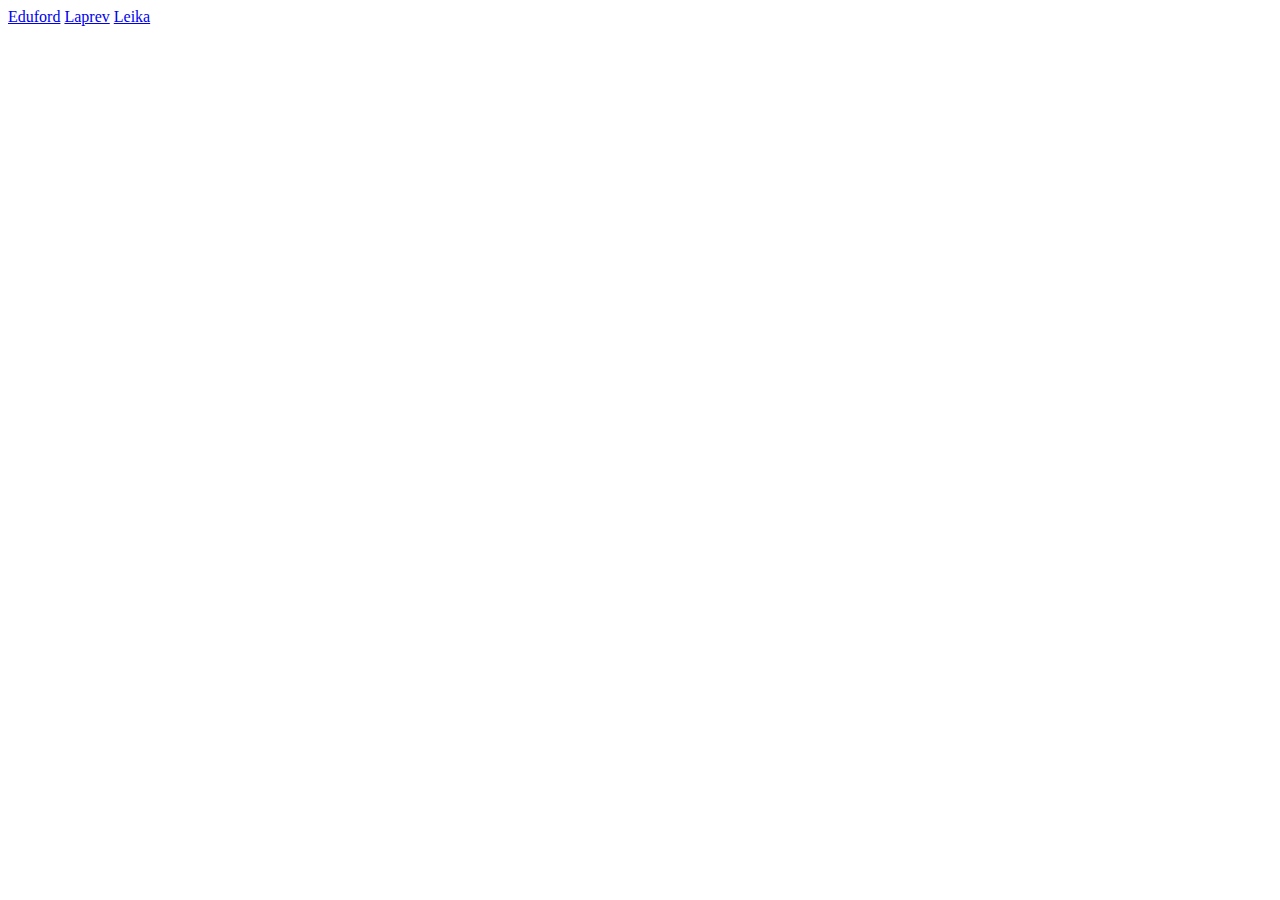
<file: index.html>
<!DOCTYPE html>
<html lang="en">
<head>
    <meta charset="UTF-8">
    <title>Title</title>
</head>
<body>
<a href="/Eduford/index.html">Eduford</a>
<a href="/Laprev/index.html">Laprev</a>
<a href="/Leika/index.html">Leika</a>
</body>
</html>
</file>
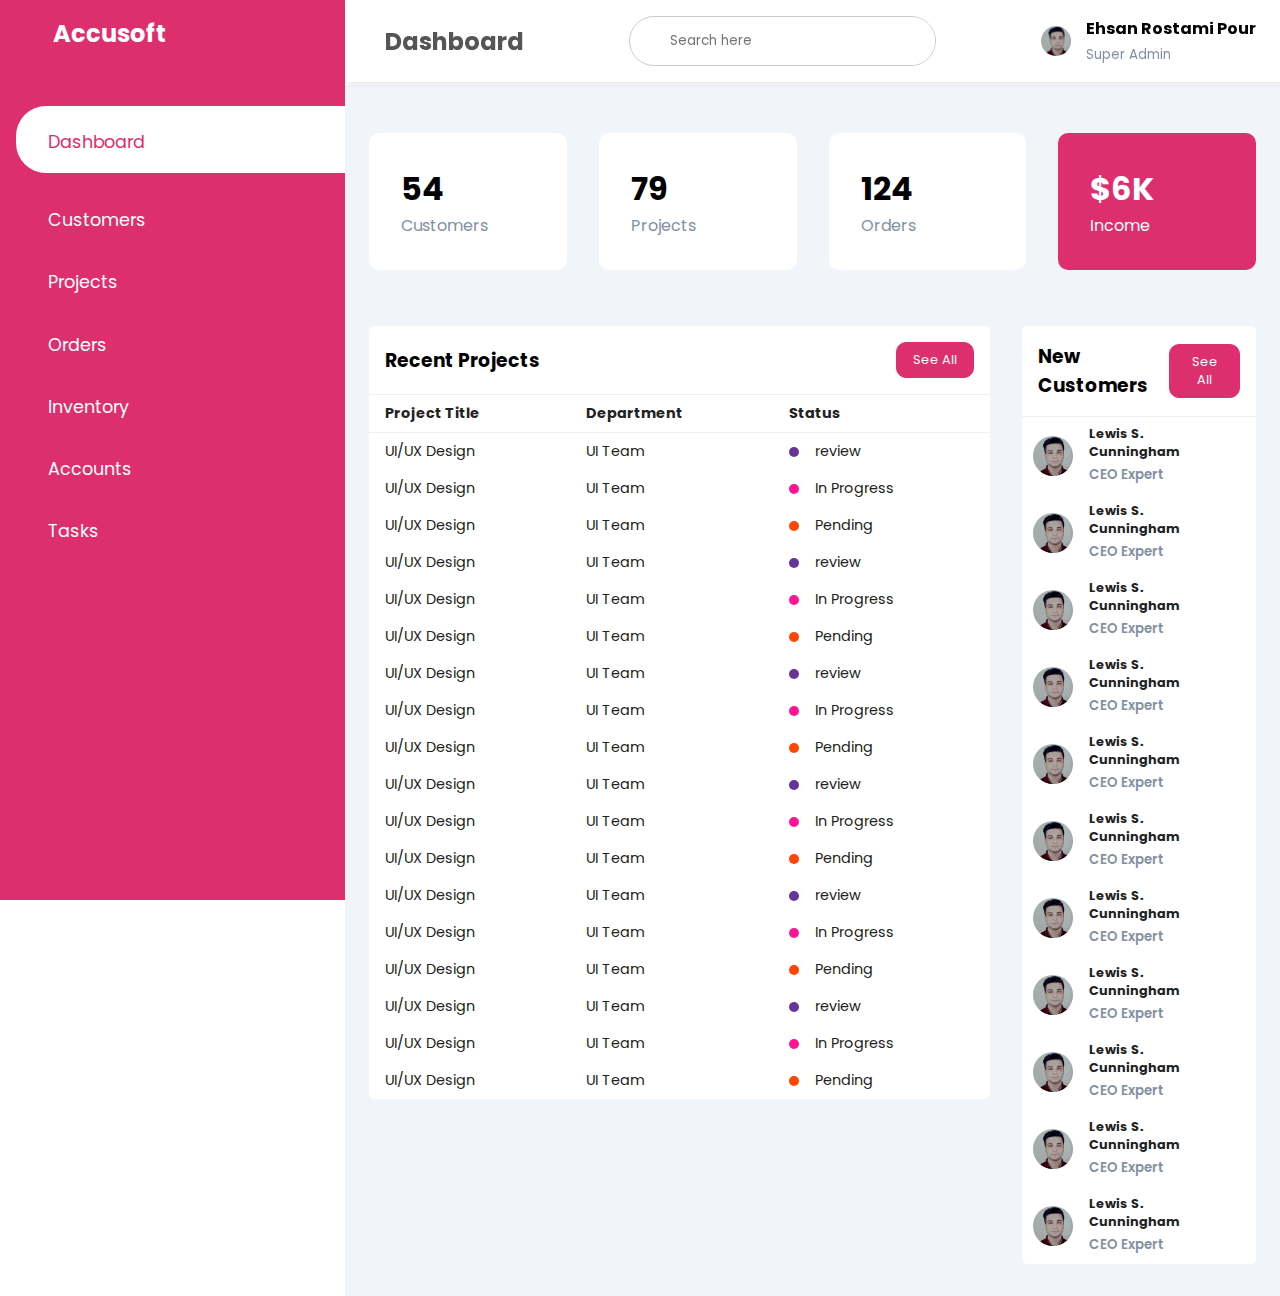
<file: dashboard/index.html>
<!DOCTYPE html>
<html lang="en">
<head>
    <meta charset="UTF-8">
    <meta name="viewport" content="width=device-width,initial-scale=1,maximum-scale=1">
    <title>Dashboard</title>
    <link rel="stylesheet"
          href="https://maxst.icons8.com/vue-static/landings/line-awesome/line-awesome/1.3.0/css/line-awesome.min.css">
    <link rel="stylesheet" href="./styles/styles.css">
</head>
<body>

<input type="checkbox" id="nav-toggle">
<div class="sidebar">
    <div class="sidebar-brand">
        <h2>
            <span class="lab la-accusoft"></span>
            <span>Accusoft</span>
        </h2>
    </div>
    <div class="sidebar-menu">
        <ul>
            <li>
                <a href="" class="active">
                    <span class="las la-igloo"></span>
                    <span>Dashboard</span>
                </a>
            </li>
            <li>
                <a href="">
                    <span class="las la-users"></span>
                    <span>Customers</span>
                </a>
            </li>
            <li>
                <a href="">
                    <span class="las la-clipboard-list"></span>
                    <span>Projects</span>
                </a>
            </li>
            <li>
                <a href="">
                    <span class="las la-shopping-bag"></span>
                    <span>Orders</span>
                </a>
            </li>
            <li>
                <a href="">
                    <span class="las la-receipt"></span>
                    <span>Inventory</span>
                </a>
            </li>
            <li>
                <a href="">
                    <span class="las la-user-circle"></span>
                    <span>Accounts</span>
                </a>
            </li>
            <li>
                <a href="">
                    <span class="las la-clipboard-list"></span>
                    <span>Tasks</span>
                </a>
            </li>
        </ul>
    </div>
</div>

<div class="main-content">
    <header>
        <h2>
            <label for="nav-toggle">
                <span class="las la-bars"></span>
            </label>
            Dashboard
        </h2>
        <div class="search-wrapper">
            <span class="las la-search"></span>
            <input type="search" placeholder="Search here">
        </div>
        <div class="user-wrapper">
            <img src="./img/profile.jpg" width="30px" height="30px" alt="">
            <div>
                <h4>Ehsan Rostami Pour</h4>
                <small>Super Admin</small>
            </div>
        </div>
    </header>

    <main>
        <div class="cards">
            <div class="card-single">
                <div>
                    <h1>54</h1>
                    <span>Customers</span>
                </div>
                <div>
                    <span class="las la-users"></span>
                </div>
            </div>
            <div class="card-single">
                <div>
                    <h1>79</h1>
                    <span>Projects</span>
                </div>
                <div>
                    <span class="las la-clipboard-list"></span>
                </div>
            </div>
            <div class="card-single">
                <div>
                    <h1>124</h1>
                    <span>Orders</span>
                </div>
                <div>
                    <span class="las la-shopping-bag"></span>
                </div>
            </div>
            <div class="card-single">
                <div>
                    <h1>$6K</h1>
                    <span>Income</span>
                </div>
                <div>
                    <span class="lab la-google-wallet"></span>
                </div>
            </div>
        </div>

        <div class="recent-grid">
            <div class="projects">
                <div class="card">
                    <div class="card-header">
                        <h3>Recent Projects</h3>
                        <button>See All <span class="las la-arrow-right"></span></button>
                    </div>

                    <div class="card-body">
                        <div class="table-responsive">
                            <table>
                                <thead>
                                <tr>
                                    <td>Project Title</td>
                                    <td>Department</td>
                                    <td>Status</td>
                                </tr>
                                </thead>
                                <tbody>
                                <tr>
                                    <td>UI/UX Design</td>
                                    <td>UI Team</td>
                                    <td>
                                        <span class="status purple"></span>
                                        review
                                    </td>
                                </tr>
                                <tr>
                                    <td>UI/UX Design</td>
                                    <td>UI Team</td>
                                    <td>
                                        <span class="status pink"></span>
                                        In Progress
                                    </td>
                                </tr>
                                <tr>
                                    <td>UI/UX Design</td>
                                    <td>UI Team</td>
                                    <td>
                                        <span class="status orange"></span>
                                        Pending
                                    </td>
                                </tr>
                                <tr>
                                    <td>UI/UX Design</td>
                                    <td>UI Team</td>
                                    <td>
                                        <span class="status purple"></span>
                                        review
                                    </td>
                                </tr>
                                <tr>
                                    <td>UI/UX Design</td>
                                    <td>UI Team</td>
                                    <td>
                                        <span class="status pink"></span>
                                        In Progress
                                    </td>
                                </tr>
                                <tr>
                                    <td>UI/UX Design</td>
                                    <td>UI Team</td>
                                    <td>
                                        <span class="status orange"></span>
                                        Pending
                                    </td>
                                </tr>
                                <tr>
                                    <td>UI/UX Design</td>
                                    <td>UI Team</td>
                                    <td>
                                        <span class="status purple"></span>
                                        review
                                    </td>
                                </tr>
                                <tr>
                                    <td>UI/UX Design</td>
                                    <td>UI Team</td>
                                    <td>
                                        <span class="status pink"></span>
                                        In Progress
                                    </td>
                                </tr>
                                <tr>
                                    <td>UI/UX Design</td>
                                    <td>UI Team</td>
                                    <td>
                                        <span class="status orange"></span>
                                        Pending
                                    </td>
                                </tr>
                                <tr>
                                    <td>UI/UX Design</td>
                                    <td>UI Team</td>
                                    <td>
                                        <span class="status purple"></span>
                                        review
                                    </td>
                                </tr>
                                <tr>
                                    <td>UI/UX Design</td>
                                    <td>UI Team</td>
                                    <td>
                                        <span class="status pink"></span>
                                        In Progress
                                    </td>
                                </tr>
                                <tr>
                                    <td>UI/UX Design</td>
                                    <td>UI Team</td>
                                    <td>
                                        <span class="status orange"></span>
                                        Pending
                                    </td>
                                </tr>
                                <tr>
                                    <td>UI/UX Design</td>
                                    <td>UI Team</td>
                                    <td>
                                        <span class="status purple"></span>
                                        review
                                    </td>
                                </tr>
                                <tr>
                                    <td>UI/UX Design</td>
                                    <td>UI Team</td>
                                    <td>
                                        <span class="status pink"></span>
                                        In Progress
                                    </td>
                                </tr>
                                <tr>
                                    <td>UI/UX Design</td>
                                    <td>UI Team</td>
                                    <td>
                                        <span class="status orange"></span>
                                        Pending
                                    </td>
                                </tr>
                                <tr>
                                    <td>UI/UX Design</td>
                                    <td>UI Team</td>
                                    <td>
                                        <span class="status purple"></span>
                                        review
                                    </td>
                                </tr>
                                <tr>
                                    <td>UI/UX Design</td>
                                    <td>UI Team</td>
                                    <td>
                                        <span class="status pink"></span>
                                        In Progress
                                    </td>
                                </tr>
                                <tr>
                                    <td>UI/UX Design</td>
                                    <td>UI Team</td>
                                    <td>
                                        <span class="status orange"></span>
                                        Pending
                                    </td>
                                </tr>
                                </tbody>
                            </table>
                        </div>
                    </div>
                </div>
            </div>

            <div class="customers">
                <div class="card">
                    <div class="card-header">
                        <h3>New Customers</h3>
                        <button>
                            See All
                            <span class="las la-arrow-right"></span>
                        </button>
                    </div>
                    <div class="card-body">

                        <div class="customer">

                            <div class="info">
                                <img src="img/profile.jpg" width="40px" height="40px" alt="">
                                <div>
                                    <h4>Lewis S. Cunningham</h4>
                                    <small>CEO Expert</small>
                                </div>
                            </div>

                            <div class="contact">
                                <span class="las la-user-circle"></span>
                                <span class="las la-comment"></span>
                                <span class="las la-phone"></span>
                            </div>

                        </div>

                        <div class="customer">

                            <div class="info">
                                <img src="img/profile.jpg" width="40px" height="40px" alt="">
                                <div>
                                    <h4>Lewis S. Cunningham</h4>
                                    <small>CEO Expert</small>
                                </div>
                            </div>

                            <div class="contact">
                                <span class="las la-user-circle"></span>
                                <span class="las la-comment"></span>
                                <span class="las la-phone"></span>
                            </div>

                        </div>
                        <div class="customer">

                            <div class="info">
                                <img src="img/profile.jpg" width="40px" height="40px" alt="">
                                <div>
                                    <h4>Lewis S. Cunningham</h4>
                                    <small>CEO Expert</small>
                                </div>
                            </div>

                            <div class="contact">
                                <span class="las la-user-circle"></span>
                                <span class="las la-comment"></span>
                                <span class="las la-phone"></span>
                            </div>

                        </div>
                        <div class="customer">

                            <div class="info">
                                <img src="img/profile.jpg" width="40px" height="40px" alt="">
                                <div>
                                    <h4>Lewis S. Cunningham</h4>
                                    <small>CEO Expert</small>
                                </div>
                            </div>

                            <div class="contact">
                                <span class="las la-user-circle"></span>
                                <span class="las la-comment"></span>
                                <span class="las la-phone"></span>
                            </div>

                        </div>
                        <div class="customer">

                            <div class="info">
                                <img src="img/profile.jpg" width="40px" height="40px" alt="">
                                <div>
                                    <h4>Lewis S. Cunningham</h4>
                                    <small>CEO Expert</small>
                                </div>
                            </div>

                            <div class="contact">
                                <span class="las la-user-circle"></span>
                                <span class="las la-comment"></span>
                                <span class="las la-phone"></span>
                            </div>

                        </div>
                        <div class="customer">

                            <div class="info">
                                <img src="img/profile.jpg" width="40px" height="40px" alt="">
                                <div>
                                    <h4>Lewis S. Cunningham</h4>
                                    <small>CEO Expert</small>
                                </div>
                            </div>

                            <div class="contact">
                                <span class="las la-user-circle"></span>
                                <span class="las la-comment"></span>
                                <span class="las la-phone"></span>
                            </div>

                        </div>
                        <div class="customer">

                            <div class="info">
                                <img src="img/profile.jpg" width="40px" height="40px" alt="">
                                <div>
                                    <h4>Lewis S. Cunningham</h4>
                                    <small>CEO Expert</small>
                                </div>
                            </div>

                            <div class="contact">
                                <span class="las la-user-circle"></span>
                                <span class="las la-comment"></span>
                                <span class="las la-phone"></span>
                            </div>

                        </div>

                        <div class="customer">

                            <div class="info">
                                <img src="img/profile.jpg" width="40px" height="40px" alt="">
                                <div>
                                    <h4>Lewis S. Cunningham</h4>
                                    <small>CEO Expert</small>
                                </div>
                            </div>

                            <div class="contact">
                                <span class="las la-user-circle"></span>
                                <span class="las la-comment"></span>
                                <span class="las la-phone"></span>
                            </div>

                        </div>
                        <div class="customer">

                            <div class="info">
                                <img src="img/profile.jpg" width="40px" height="40px" alt="">
                                <div>
                                    <h4>Lewis S. Cunningham</h4>
                                    <small>CEO Expert</small>
                                </div>
                            </div>

                            <div class="contact">
                                <span class="las la-user-circle"></span>
                                <span class="las la-comment"></span>
                                <span class="las la-phone"></span>
                            </div>

                        </div>
                        <div class="customer">

                            <div class="info">
                                <img src="img/profile.jpg" width="40px" height="40px" alt="">
                                <div>
                                    <h4>Lewis S. Cunningham</h4>
                                    <small>CEO Expert</small>
                                </div>
                            </div>

                            <div class="contact">
                                <span class="las la-user-circle"></span>
                                <span class="las la-comment"></span>
                                <span class="las la-phone"></span>
                            </div>

                        </div>
                        <div class="customer">

                            <div class="info">
                                <img src="img/profile.jpg" width="40px" height="40px" alt="">
                                <div>
                                    <h4>Lewis S. Cunningham</h4>
                                    <small>CEO Expert</small>
                                </div>
                            </div>

                            <div class="contact">
                                <span class="las la-user-circle"></span>
                                <span class="las la-comment"></span>
                                <span class="las la-phone"></span>
                            </div>

                        </div>

                    </div>
                </div>
            </div>
        </div>
    </main>
</div>

</body>
</html>
</file>
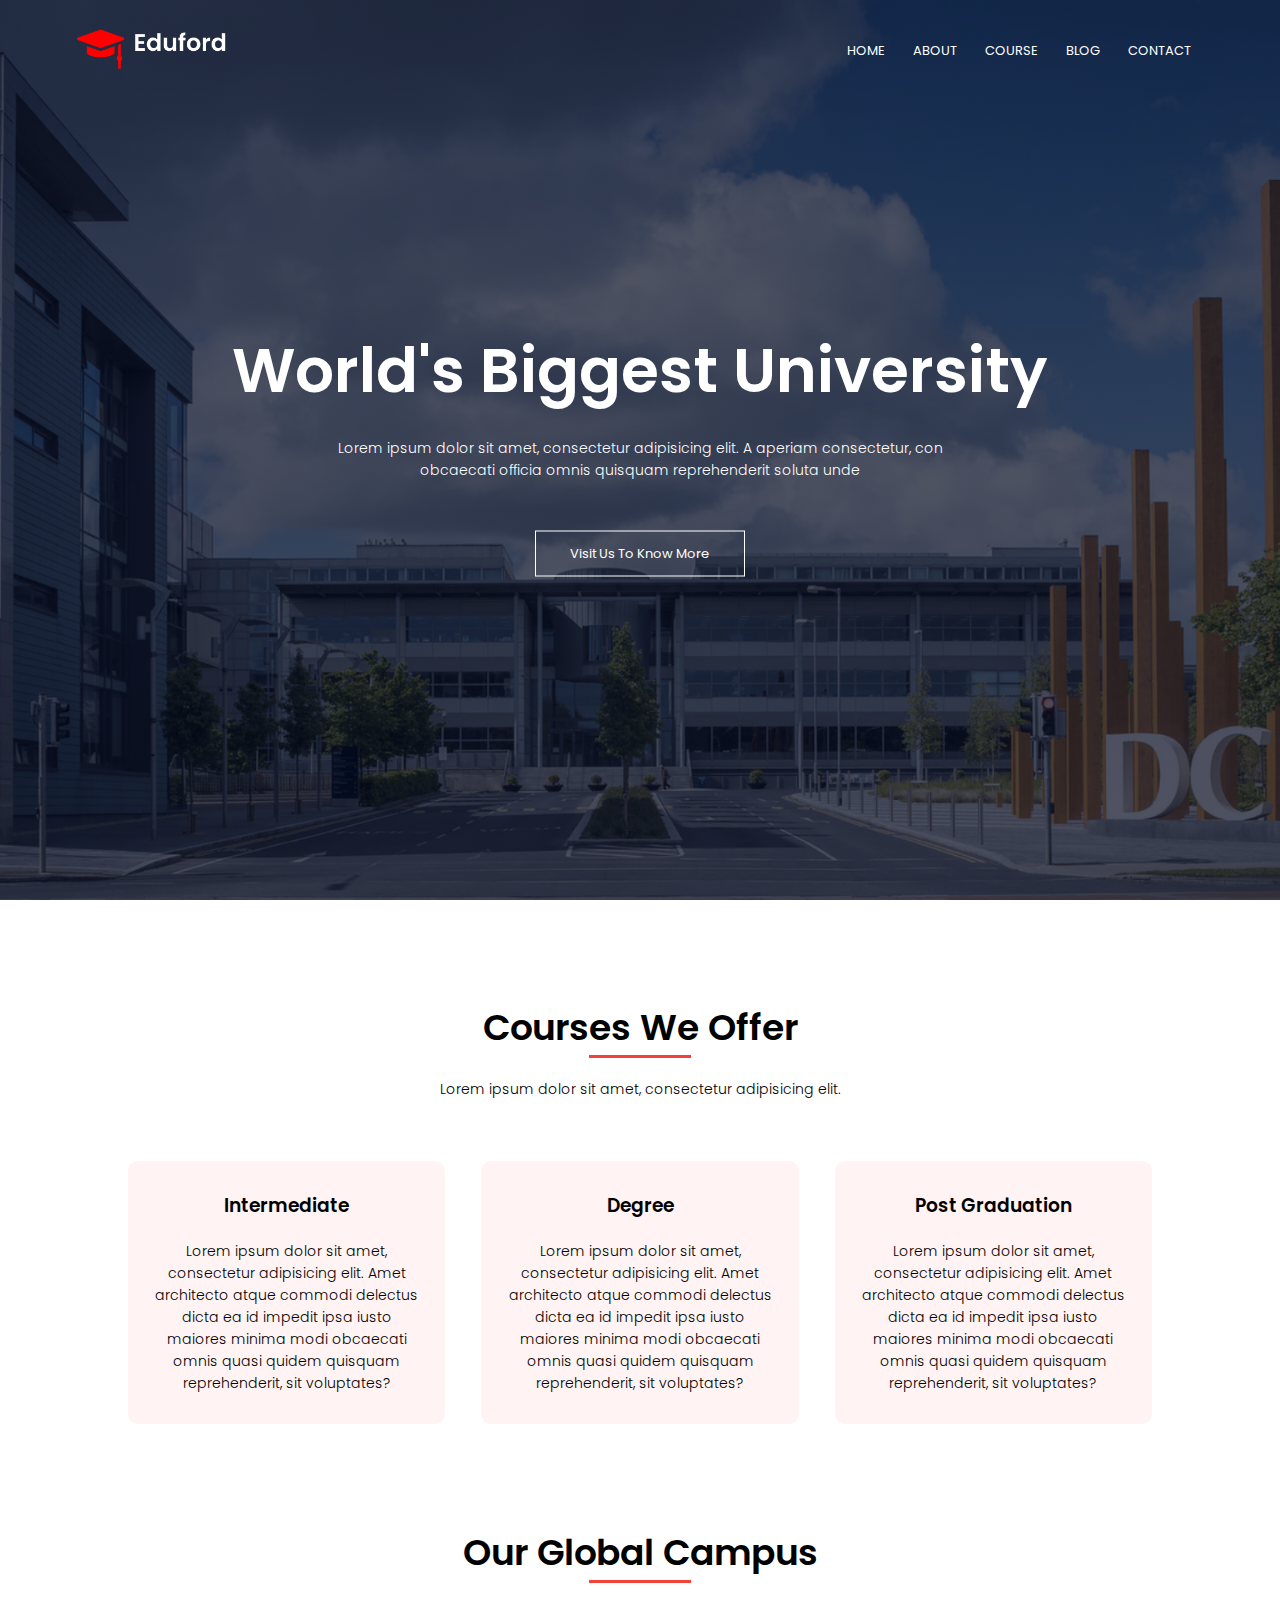
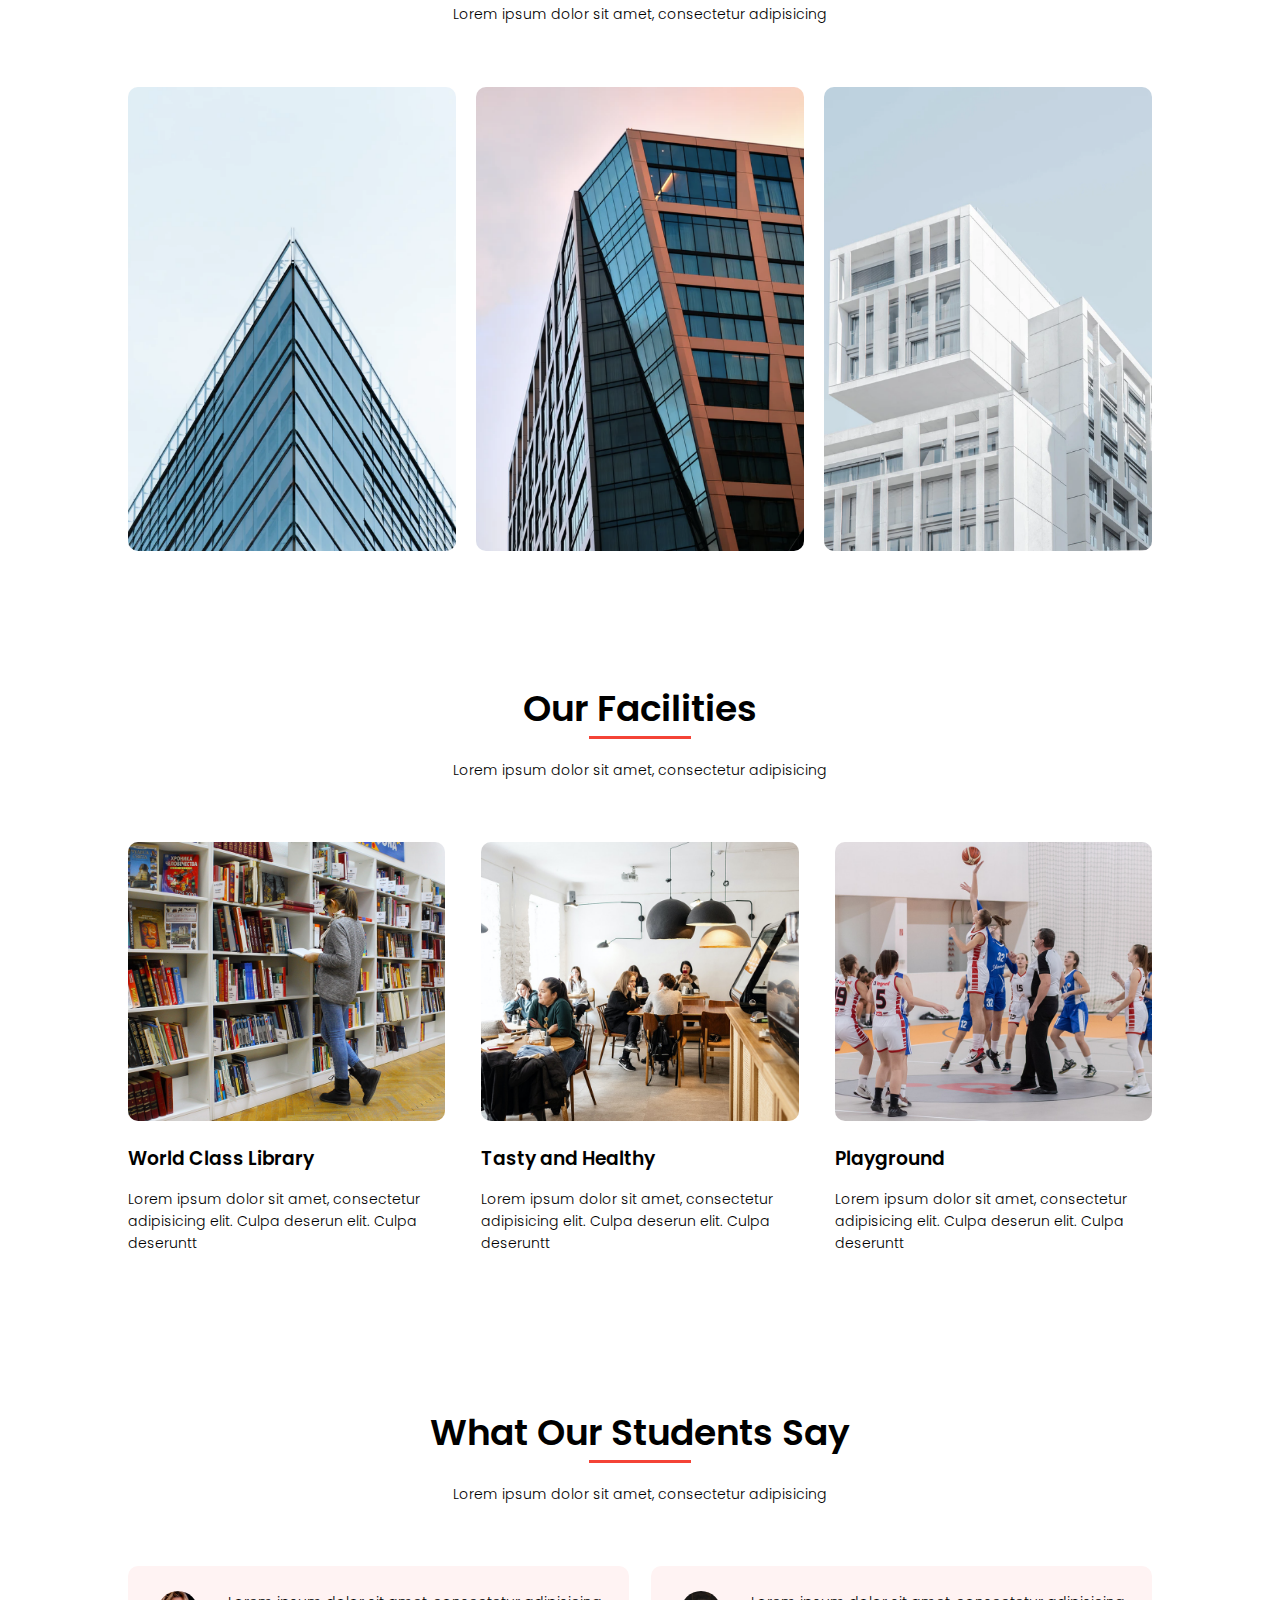
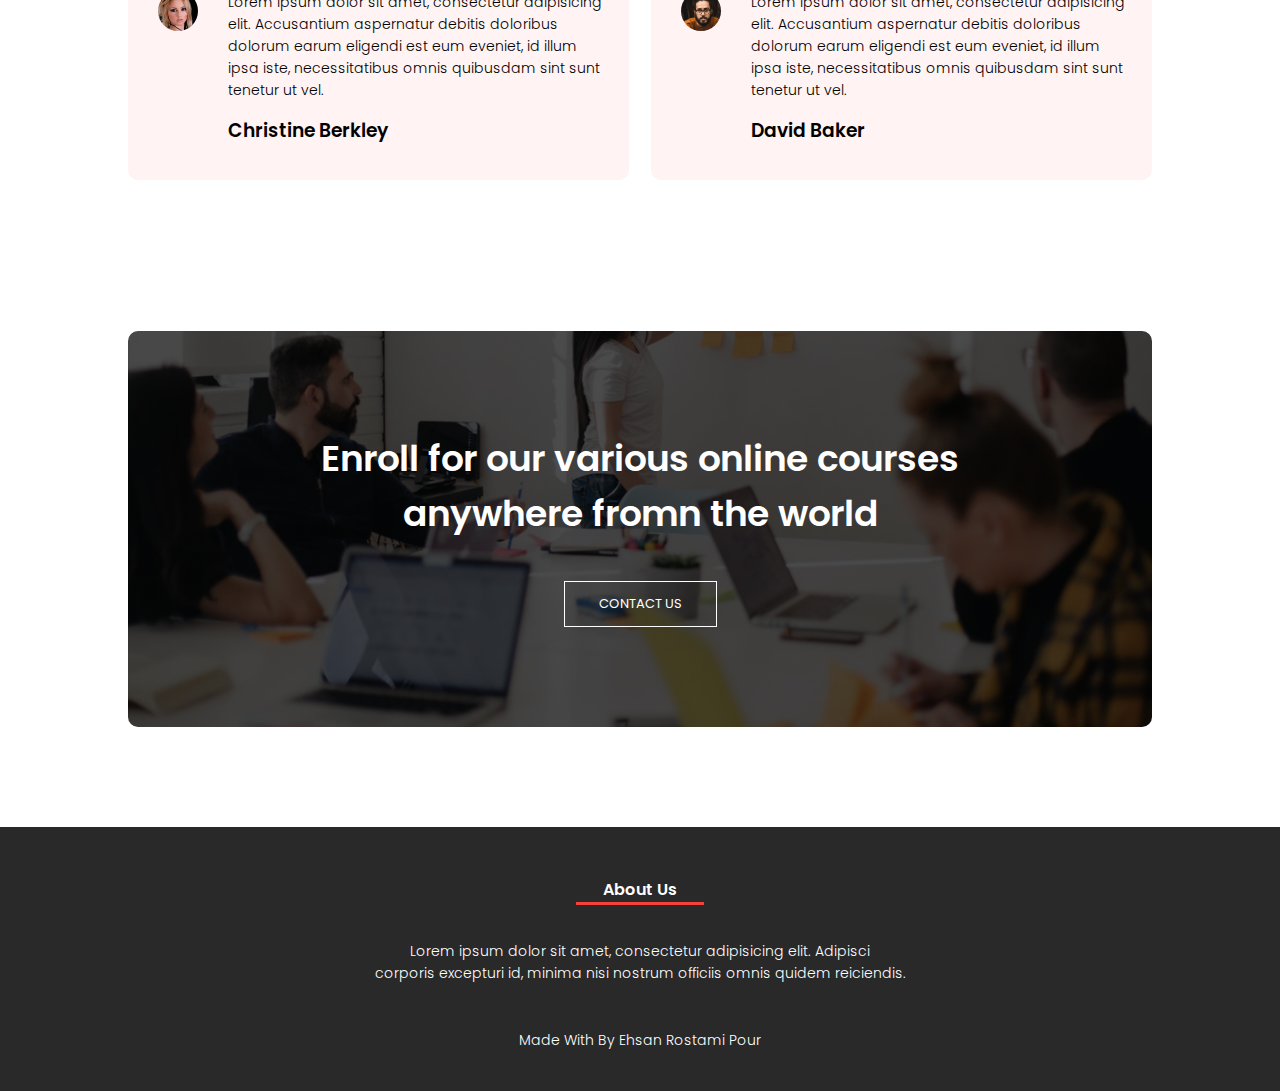
<file: Eduford/index.html>
<!doctype html>
<html lang="en">
<head>
    <meta charset="UTF-8">
    <meta name="viewport"
          content="width=device-width, user-scalable=no, initial-scale=1.0, maximum-scale=1.0, minimum-scale=1.0">
    <meta http-equiv="X-UA-Compatible" content="ie=edge">
    <title>Home Page</title>

    <link rel="stylesheet" href="styles/style.css">

    <link rel="stylesheet" href="https://use.fontawesome.com/releases/v5.15.4/css/all.css"
          integrity="sha384-DyZ88mC6Up2uqS4h/KRgHuoeGwBcD4Ng9SiP4dIRy0EXTlnuz47vAwmeGwVChigm" crossorigin="anonymous">

    <link rel="preconnect" href="https://fonts.googleapis.com">
    <link rel="preconnect" href="https://fonts.gstatic.com" crossorigin>
    <link href="https://fonts.googleapis.com/css2?family=Poppins:wght@100;300;400;600;700&display=swap"
          rel="stylesheet">

</head>
<body>
<section class="header">

    <nav>
        <a href="index.html"><img src="img/logo.png"  alt=""></a>
        <div class="nav-links" id="navLinks">
            <i class="fas white fa-times" onclick="hideMenu()"></i>
            <ul>
                <li><a href="index.html">HOME</a></li>
                <li><a href="about.html">ABOUT</a></li>
                <li><a href="course.html">COURSE</a></li>
                <li><a href="blog.html">BLOG</a></li>
                <li><a href="contact.html">CONTACT</a></li>
            </ul>
        </div>
        <i class="fas white fa-bars" onclick="showMenu()"></i>
    </nav>

    <div class="text-box">
        <h1>World's Biggest University</h1>
        <p>Lorem ipsum dolor sit amet, consectetur adipisicing elit. A aperiam consectetur, con <br> obcaecati officia
            omnis quisquam reprehenderit soluta unde
        </p>
        <a href="" class="hero-btn">Visit Us To Know More</a>
    </div>

</section>

<section class="course">
    <h1 class="title-lead">Courses We Offer</h1>
    <p class="title-description">Lorem ipsum dolor sit amet, consectetur adipisicing elit. </p>

    <div class="row">
        <div class="course-col">
            <h3>Intermediate</h3>
            <p>Lorem ipsum dolor sit amet, consectetur adipisicing elit. Amet architecto atque commodi delectus dicta ea
                id impedit ipsa iusto maiores minima modi obcaecati omnis quasi quidem quisquam reprehenderit, sit
                voluptates?</p>
        </div>
        <div class="course-col">
            <h3>Degree</h3>
            <p>Lorem ipsum dolor sit amet, consectetur adipisicing elit. Amet architecto atque commodi delectus dicta ea
                id impedit ipsa iusto maiores minima modi obcaecati omnis quasi quidem quisquam reprehenderit, sit
                voluptates?</p>
        </div>
        <div class="course-col">
            <h3>Post Graduation</h3>
            <p>Lorem ipsum dolor sit amet, consectetur adipisicing elit. Amet architecto atque commodi delectus dicta ea
                id impedit ipsa iusto maiores minima modi obcaecati omnis quasi quidem quisquam reprehenderit, sit
                voluptates?</p>
        </div>
    </div>
</section>

<section class="campus">
    <h1 class="title-lead">Our Global Campus</h1>
    <p class="title-description">Lorem ipsum dolor sit amet, consectetur adipisicing</p>

    <div class="row">
        <div class="campus-col">
            <img src="img/london.png" alt="">
            <div class="layer">
                <h3>London</h3>
            </div>
        </div>
        <div class="campus-col">
            <img src="img/newyork.png" alt="">
            <div class="layer">
                <h3>New York</h3>
            </div>
        </div>
        <div class="campus-col">
            <img src="img/washington.png" alt="">
            <div class="layer">
                <h3>Washington</h3>
            </div>
        </div>
    </div>
</section>


<section class="facilities">
    <h1 class="title-lead">Our Facilities</h1>
    <p class="title-description">Lorem ipsum dolor sit amet, consectetur adipisicing</p>

    <div class="row">
        <div class="facilities-col">
            <img src="img/library.png" alt="">
            <h3>World Class Library</h3>
            <p>Lorem ipsum dolor sit amet, consectetur adipisicing elit. Culpa deserun elit. Culpa deseruntt</p>
        </div>
        <div class="facilities-col">
            <img src="img/cafeteria.png" alt="">
            <h3>Tasty and Healthy</h3>
            <p>Lorem ipsum dolor sit amet, consectetur adipisicing elit. Culpa deserun elit. Culpa deseruntt</p>
        </div>
        <div class="facilities-col">
            <img src="img/basketball.png" alt="">
            <h3>Playground</h3>
            <p>Lorem ipsum dolor sit amet, consectetur adipisicing elit. Culpa deserun elit. Culpa deseruntt</p>
        </div>
    </div>
</section>

<section class="testimonials">
    <h1 class="title-lead">What Our Students Say</h1>
    <p class="title-description">Lorem ipsum dolor sit amet, consectetur adipisicing</p>

    <div class="row">
        <div class="testimonial-col">
            <img src="img/user1.jpg" alt="">
            <div>
                <p>Lorem ipsum dolor sit amet, consectetur adipisicing elit. Accusantium aspernatur debitis doloribus
                    dolorum earum eligendi est eum eveniet, id illum ipsa iste, necessitatibus omnis quibusdam sint sunt
                    tenetur ut vel.</p>
                <h3>Christine Berkley</h3>
                <i class="fas primary fa-star"></i>
                <i class="fas primary fa-star"></i>
                <i class="fas primary fa-star"></i>
                <i class="far primary fa-star"></i>
                <i class="far primary fa-star"></i>
            </div>
        </div>
        <div class="testimonial-col">
            <img src="img/user2.jpg" alt="">
            <div>
                <p>Lorem ipsum dolor sit amet, consectetur adipisicing elit. Accusantium aspernatur debitis doloribus
                    dolorum earum eligendi est eum eveniet, id illum ipsa iste, necessitatibus omnis quibusdam sint sunt
                    tenetur ut vel.</p>
                <h3>David Baker</h3>
                <i class="fas primary fa-star"></i>
                <i class="fas primary fa-star"></i>
                <i class="fas primary fa-star"></i>
                <i class="fas primary fa-star"></i>
                <i class="fas primary fa-star-half-alt"></i>
            </div>
        </div>
    </div>
</section>

<section class="cta">
    <h1>Enroll for our various online courses <br> anywhere fromn the world</h1>
    <a href="" class="hero-btn">CONTACT US</a>
</section>

<section class="footer">
    <h4 class="title-lead">About Us</h4>
    <p>Lorem ipsum dolor sit amet, consectetur adipisicing elit. Adipisci <br>corporis excepturi id, minima nisi nostrum
        officiis omnis quidem reiciendis.</p>

    <div class="icons">
        <i class="fab primary fa-facebook"></i>
        <i class="fab primary fa-twitter"></i>
        <i class="fab primary fa-instagram"></i>
        <i class="fab primary fa-linkedin"></i>
    </div>
    <p>Made With <i class="far primary fa-heart"></i> By Ehsan Rostami Pour</p>
</section>

<script>
    let navLinks = document.getElementById("navLinks");

    function showMenu() {
        navLinks.style.right = "0px";
    }

    function hideMenu() {
        navLinks.style.right = "-200px";
    }
</script>
</body>
</html>
</file>
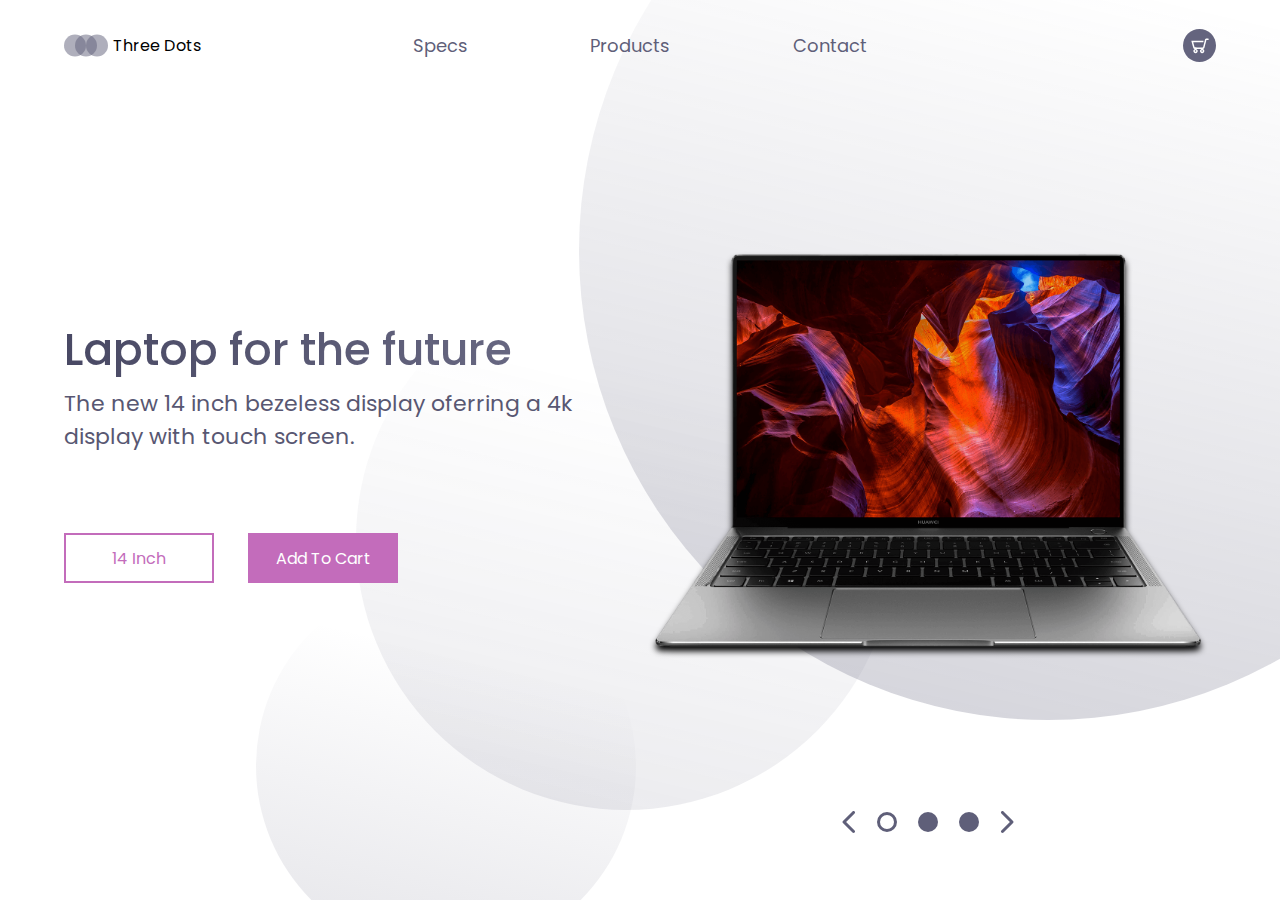
<file: Laprev/index.html>
<!DOCTYPE html>
<html lang="en">
<head>
    <meta charset="UTF-8" />
    <meta name="viewport" content="width=device-width, initial-scale=1.0" />
    <meta http-equiv="X-UA-Compatible" content="ie=edge" />
    <link
            href="https://fonts.googleapis.com/css?family=Poppins:400,500&display=swap"
            rel="stylesheet"
    />
    <link rel="stylesheet" href="./styles/style.css" />
    <title>Landing Page</title>
</head>
<body>
<header>
    <div class="logo-container">
        <img src="./img/logo.svg" alt="logo" />
        <h4 class="logo">Three Dots</h4>
    </div>
    <nav>
        <ul class="nav-links">
            <li><a class="nav-link" href="#">Specs</a></li>
            <li><a class="nav-link" href="#">Products</a></li>
            <li><a class="nav-link" href="#">Contact</a></li>
        </ul>
    </nav>
    <div class="cart">
        <img src="./img/cart.svg" alt="cart" />
    </div>
</header>

<main>
    <section class="presentation">
        <div class="introduction">
            <div class="intro-text">
                <h1>Laptop for the future</h1>
                <p>
                    The new 14 inch bezeless display oferring a 4k
                    display with touch screen.
                </p>
            </div>
            <div class="cta">
                <button class="cta-select">14 Inch</button>
                <button class="cta-add">Add To Cart</button>
            </div>
        </div>
        <div class="cover">
            <img src="./img/matebook.png" alt="matebook" />
        </div>
    </section>

    <div class="laptop-select">
        <img src="./img/arrow-left.svg" alt="" />
        <img src="./img/dot.svg" alt="" />
        <img src="./img/dot-full.svg" alt="" />
        <img src="./img/dot-full.svg" alt="" />
        <img src="./img/arrow-right.svg" alt="" />
    </div>

    <img class="big-circle" src="./img/big-eclipse.svg" alt="" />
    <img class="medium-circle" src="./img/mid-eclipse.svg" alt="" />
    <img class="small-circle" src="./img/small-eclipse.svg" alt="" />
</main>
</body>
</html>
</file>
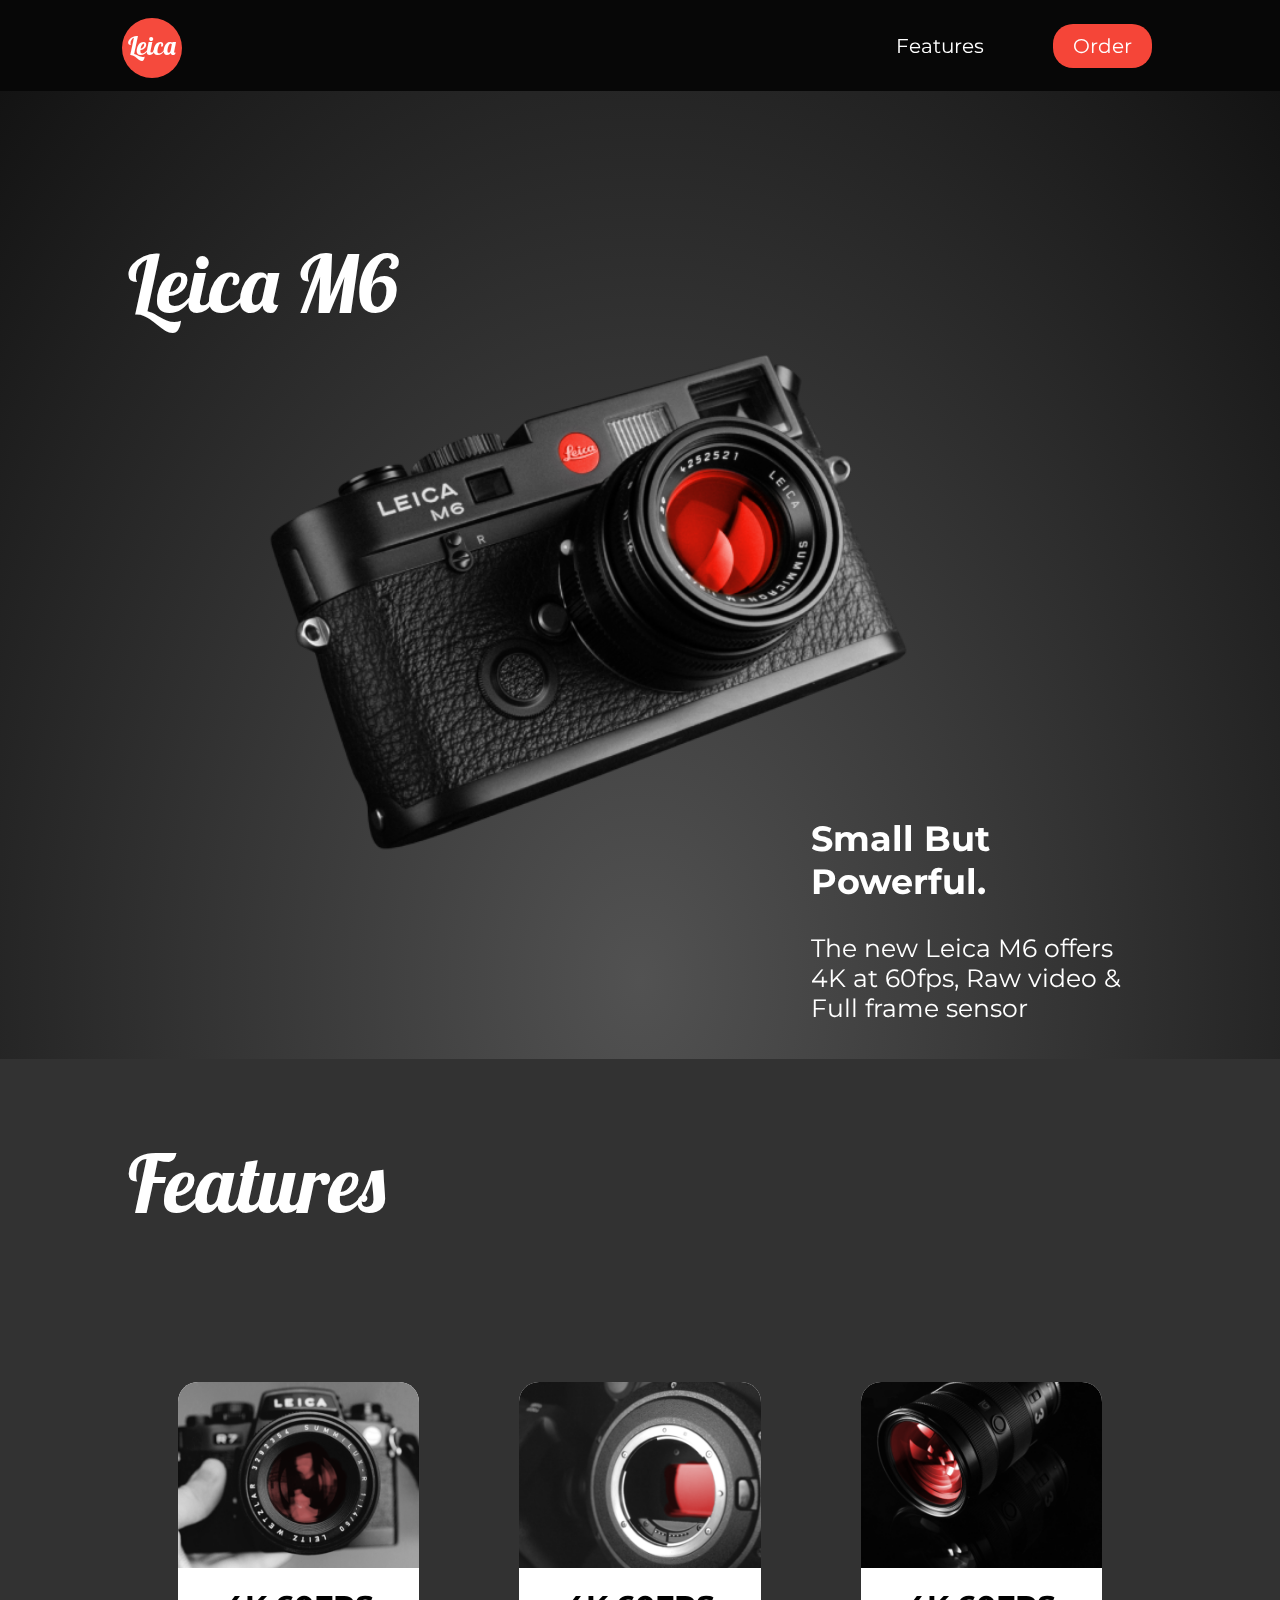
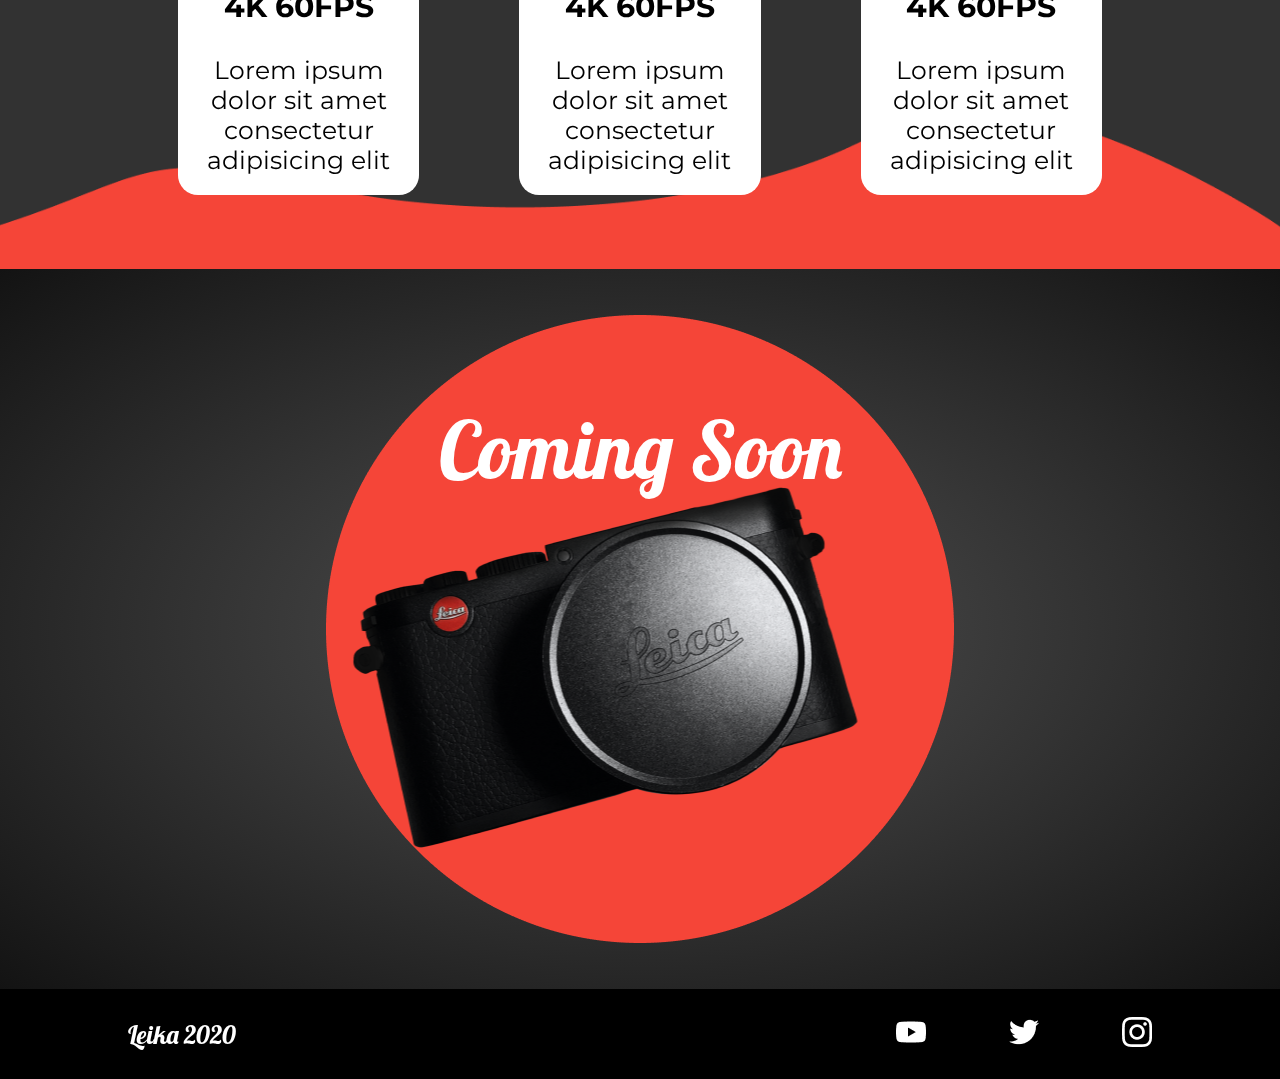
<file: Leika/index.html>
<!doctype html>
<html lang="en">
<head>
    <meta charset="UTF-8">
    <meta name="viewport"
          content="width=device-width, user-scalable=no, initial-scale=1.0, maximum-scale=1.0, minimum-scale=1.0">
    <meta http-equiv="X-UA-Compatible" content="ie=edge">
    <title>Leika</title>

    <link rel="preconnect" href="https://fonts.googleapis.com">
    <link rel="preconnect" href="https://fonts.gstatic.com" crossorigin>
    <link href="https://fonts.googleapis.com/css2?family=Lobster&family=Montserrat:wght@400;600&display=swap" rel="stylesheet">

    <link rel="stylesheet" href="./styles/style.css">
</head>
<body>

    <main>

        <div class="nav-container">
            <nav>
                <h1 id="logo">Leica</h1>
                <ul>
                    <li><a href="#features">Features</a></li>
                    <li><a class="order" href="#soon">Order</a></li>
                </ul>
            </nav>
        </div>

        <section class="home">
            <div class="showcase">
                <h2>Leica M6</h2>
                <img src="./img/camera 1.png" alt="camera">
                <div class="info">
                    <h3>Small But Powerful.</h3>
                    <p>The new Leica M6 offers 4K at 60fps, Raw video & Full frame sensor</p>   
                </div>
            </div>

            <div class="features-container">
                <section class="features">
                    <h2>Features</h2>
                    <div class="cards">
                        <div class="card">
                            <img src="./img/card1 1.png" alt="">
                            <h4>4K 60FPS</h4>
                            <p>Lorem ipsum dolor sit amet consectetur adipisicing elit</p>                        </div>
                        <div class="card">
                            <img src="./img/card2 1.png" alt="">
                            <h4>4K 60FPS</h4>
                            <p>Lorem ipsum dolor sit amet consectetur adipisicing elit</p>                        </div>
                        <div class="card">
                            <img src="./img/card3 1.png" alt="">
                            <h4>4K 60FPS</h4>
                            <p>Lorem ipsum dolor sit amet consectetur adipisicing elit</p>
                        </div>
                    </div>
                </section>
                <img src="./img/wave.png" class="wave" alt="">
            </div>
        </section>
        
        <section class="soon">
            <h2>Coming Soon</h2>
            <img src="./img/camera-soon-v2 1.png" alt="">
            <img class="circle" src="./img/circle.png" alt="">
        </section>

        <footer>
            <h1>Leika 2020</h1>
            <ul>
                <li>
                    <a href="#"><img src="./img/yt-logo.png" alt=""></a>
                </li>
                <li>
                    <a href="#"><img src="./img/twitter-logo.png" alt=""></a>
                </li>
                <li>
                    <a href="#"><img src="./img/instagram-logo.png" alt=""></a>
                </li>
            </ul>
        </footer>
    </main>

</body>
</html>
</file>
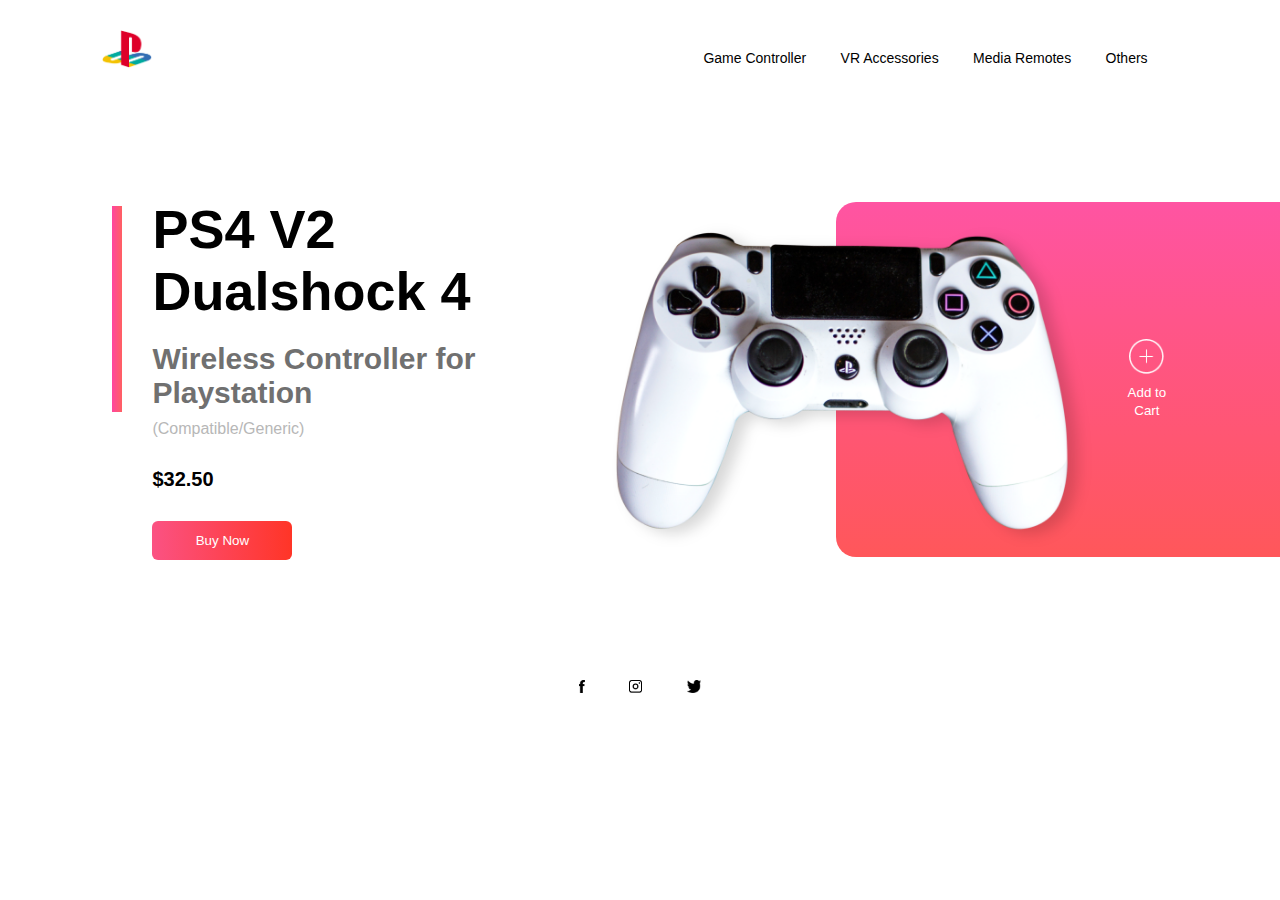
<file: Lilopip/index.html>
<!DOCTYPE html>
<html lang="en">
<head>
    <meta charset="UTF-8">
    <meta http-equiv="X-UA-Compatible" content="IE=edge">
    <meta name="viewport" content="width=device-width, initial-scale=1.0">
    <title>Lilopip</title>

    <link rel="stylesheet" href="./styles/style.css">
</head>
<body>
    <div class="container">
        <div class="navbar">
            <img src="./img/logo.png" class="logo" alt="">
            <nav>
                <ul id="menuList">
                    <li><a href="">Game Controller</a></li>
                    <li><a href="">VR Accessories</a></li>
                    <li><a href="">Media Remotes</a></li>
                    <li><a href="">Others</a></li>
                </ul>
            </nav>
            <img src="./img/menu.png" class="menu-icon" onclick="toggleMenu()" alt="">
        </div>

        <div class="row">
            <div class="col-1">
                <h2>PS4 V2 <br> Dualshock 4</h2>
                <h3>Wireless Controller for Playstation</h3>
                <p>(Compatible/Generic)</p>
                <h4>$32.50</h4>
                <button type="button">Buy Now <img src="./img/arrow.png" alt=""></button>
            </div>
            <div class="col-2">
                <img src="./img/controller.png" class="controller" alt="">
                <div class="color-box"></div>
                <div class="add-btn">
                    <img src="./img/add.png" alt="">
                    <p><small>Add to Cart</small></p>
                </div>
            </div>
        </div>

        <div class="social-links">
            <img src="./img/fb.png" alt="">
            <img src="./img/ig.png" alt="">
            <img src="./img/tw.png" alt="">
        </div>
    </div>

<script>
    let menuList = document.getElementById("menuList");
    menuList.style.maxHeight = "0px";

    function toggleMenu(){
        if (menuList.style.maxHeight=="0px"){
            menuList.style.maxHeight="130px";
        } else{
            menuList.style.maxHeight = "0px";
        }
    }
</script>
</body>
</html>
</file>
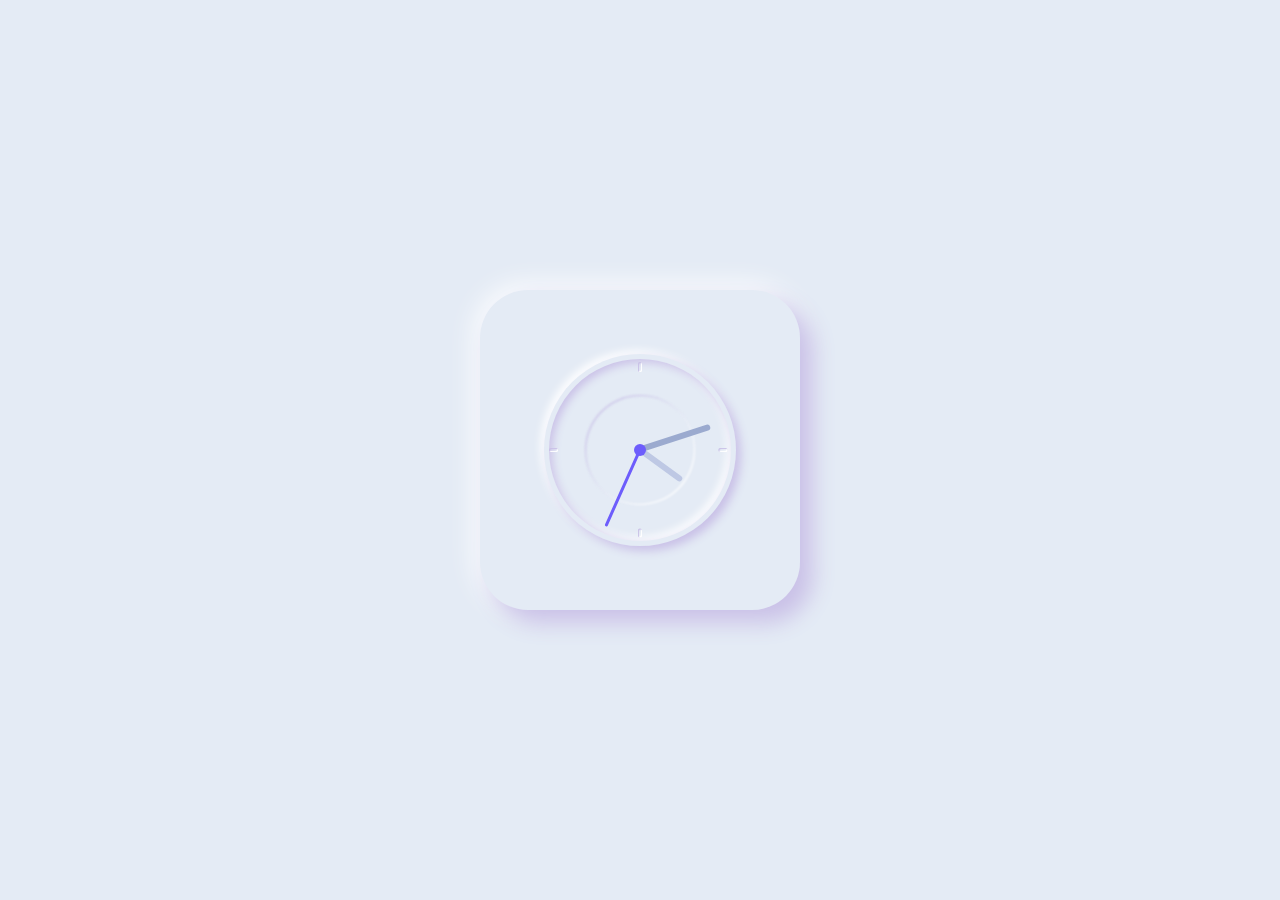
<file: NeomorphismClock/index.html>
<!DOCTYPE html>
<html lang="en">
<head>
    <meta charset="UTF-8">
    <title>Title</title>
    <link rel="stylesheet" href="./styles/style.css">
</head>
<body>

<div class="container">
    <div class="clock">
        <div class="hand hours"></div>
        <div class="hand minutes"></div>
        <div class="hand seconds"></div>
        <div class="point"></div>
        <div class="marker">
            <div class="marker-1"></div>
            <div class="marker-2"></div>
            <div class="marker-3"></div>
            <div class="marker-4"></div>
        </div>
    </div>
</div>

<script src="./js/scripts.js" crossorigin="anonymous"></script>
</body>
</html>
</file>
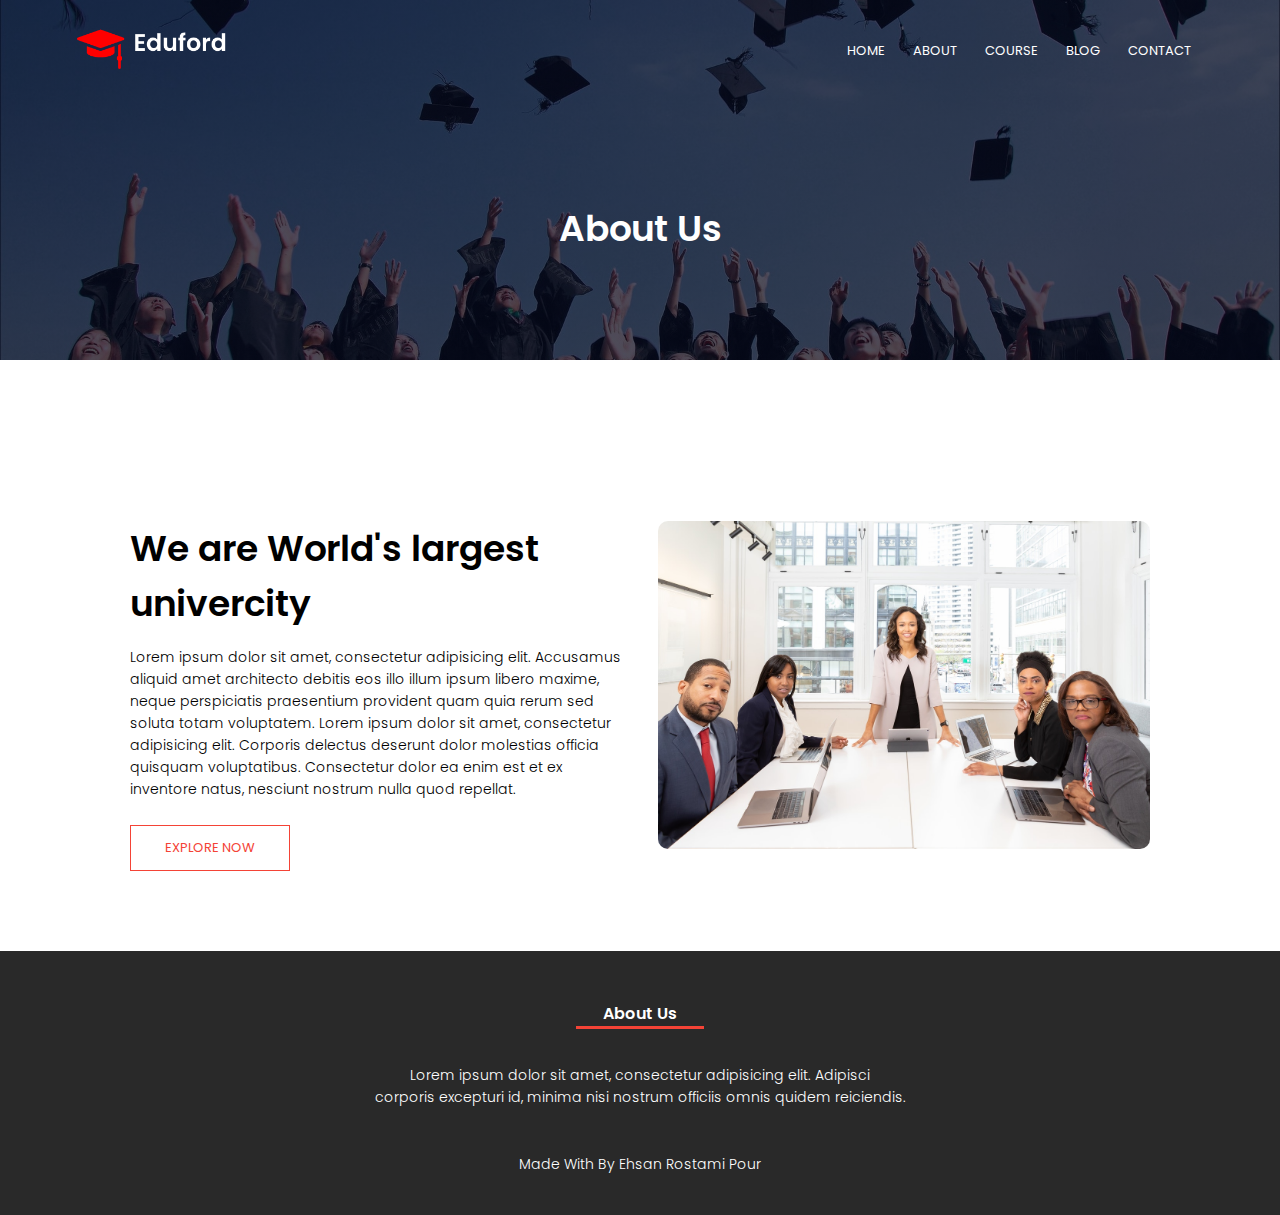
<file: Eduford/about.html>
<!doctype html>
<html lang="en">
<head>
    <meta charset="UTF-8">
    <meta name="viewport"
          content="width=device-width, user-scalable=no, initial-scale=1.0, maximum-scale=1.0, minimum-scale=1.0">
    <meta http-equiv="X-UA-Compatible" content="ie=edge">
    <title>About</title>

    <link rel="stylesheet" href="styles/style.css">

    <link rel="stylesheet" href="https://use.fontawesome.com/releases/v5.15.4/css/all.css"
          integrity="sha384-DyZ88mC6Up2uqS4h/KRgHuoeGwBcD4Ng9SiP4dIRy0EXTlnuz47vAwmeGwVChigm" crossorigin="anonymous">

    <link rel="preconnect" href="https://fonts.googleapis.com">
    <link rel="preconnect" href="https://fonts.gstatic.com" crossorigin>
    <link href="https://fonts.googleapis.com/css2?family=Poppins:wght@100;300;400;600;700&display=swap"
          rel="stylesheet">

</head>
<body>
<section class="sub-header">

    <nav>
        <a href="index.html"><img src="img/logo.png" alt=""></a>
        <div class="nav-links" id="navLinks">
            <i class="fas white fa-times" onclick="hideMenu()"></i>
            <ul>
                <li><a href="index.html">HOME</a></li>
                <li><a href="about.html">ABOUT</a></li>
                <li><a href="course.html">COURSE</a></li>
                <li><a href="blog.html">BLOG</a></li>
                <li><a href="contact.html">CONTACT</a></li>
            </ul>
        </div>
        <i class="fas white fa-bars" onclick="showMenu()"></i>
    </nav>
    <h1>About Us</h1>
</section>

<section class="about-us">
    <div class="row">
        <div class="about-col">
            <h1>We are World's largest univercity</h1>
            <p>Lorem ipsum dolor sit amet, consectetur adipisicing elit. Accusamus aliquid amet architecto debitis eos
                illo illum ipsum libero maxime, neque perspiciatis praesentium provident quam quia rerum sed soluta
                totam voluptatem.
                Lorem ipsum dolor sit amet, consectetur adipisicing elit. Corporis delectus deserunt dolor molestias
                officia quisquam voluptatibus. Consectetur dolor ea enim est et ex inventore natus, nesciunt nostrum
                nulla quod repellat.</p>
            <a href="" class="hero-btn red-btn">EXPLORE NOW</a>
        </div>

        <div class="about-col">
            <img src="img/about.jpg" alt="">        
        </div>
    </div>
</section>


<section class="footer">
    <h4 class="title-lead">About Us</h4>
    <p>Lorem ipsum dolor sit amet, consectetur adipisicing elit. Adipisci <br>corporis excepturi id, minima nisi nostrum
        officiis omnis quidem reiciendis.</p>

    <div class="icons">
        <i class="fab primary fa-facebook"></i>
        <i class="fab primary fa-twitter"></i>
        <i class="fab primary fa-instagram"></i>
        <i class="fab primary fa-linkedin"></i>
    </div>
    <p>Made With <i class="far primary fa-heart"></i> By Ehsan Rostami Pour</p>
</section>

<script>
    let navLinks = document.getElementById("navLinks");

    function showMenu() {
        navLinks.style.right = "0px";
    }

    function hideMenu() {
        navLinks.style.right = "-200px";
    }
</script>
</body>
</html>
</file>
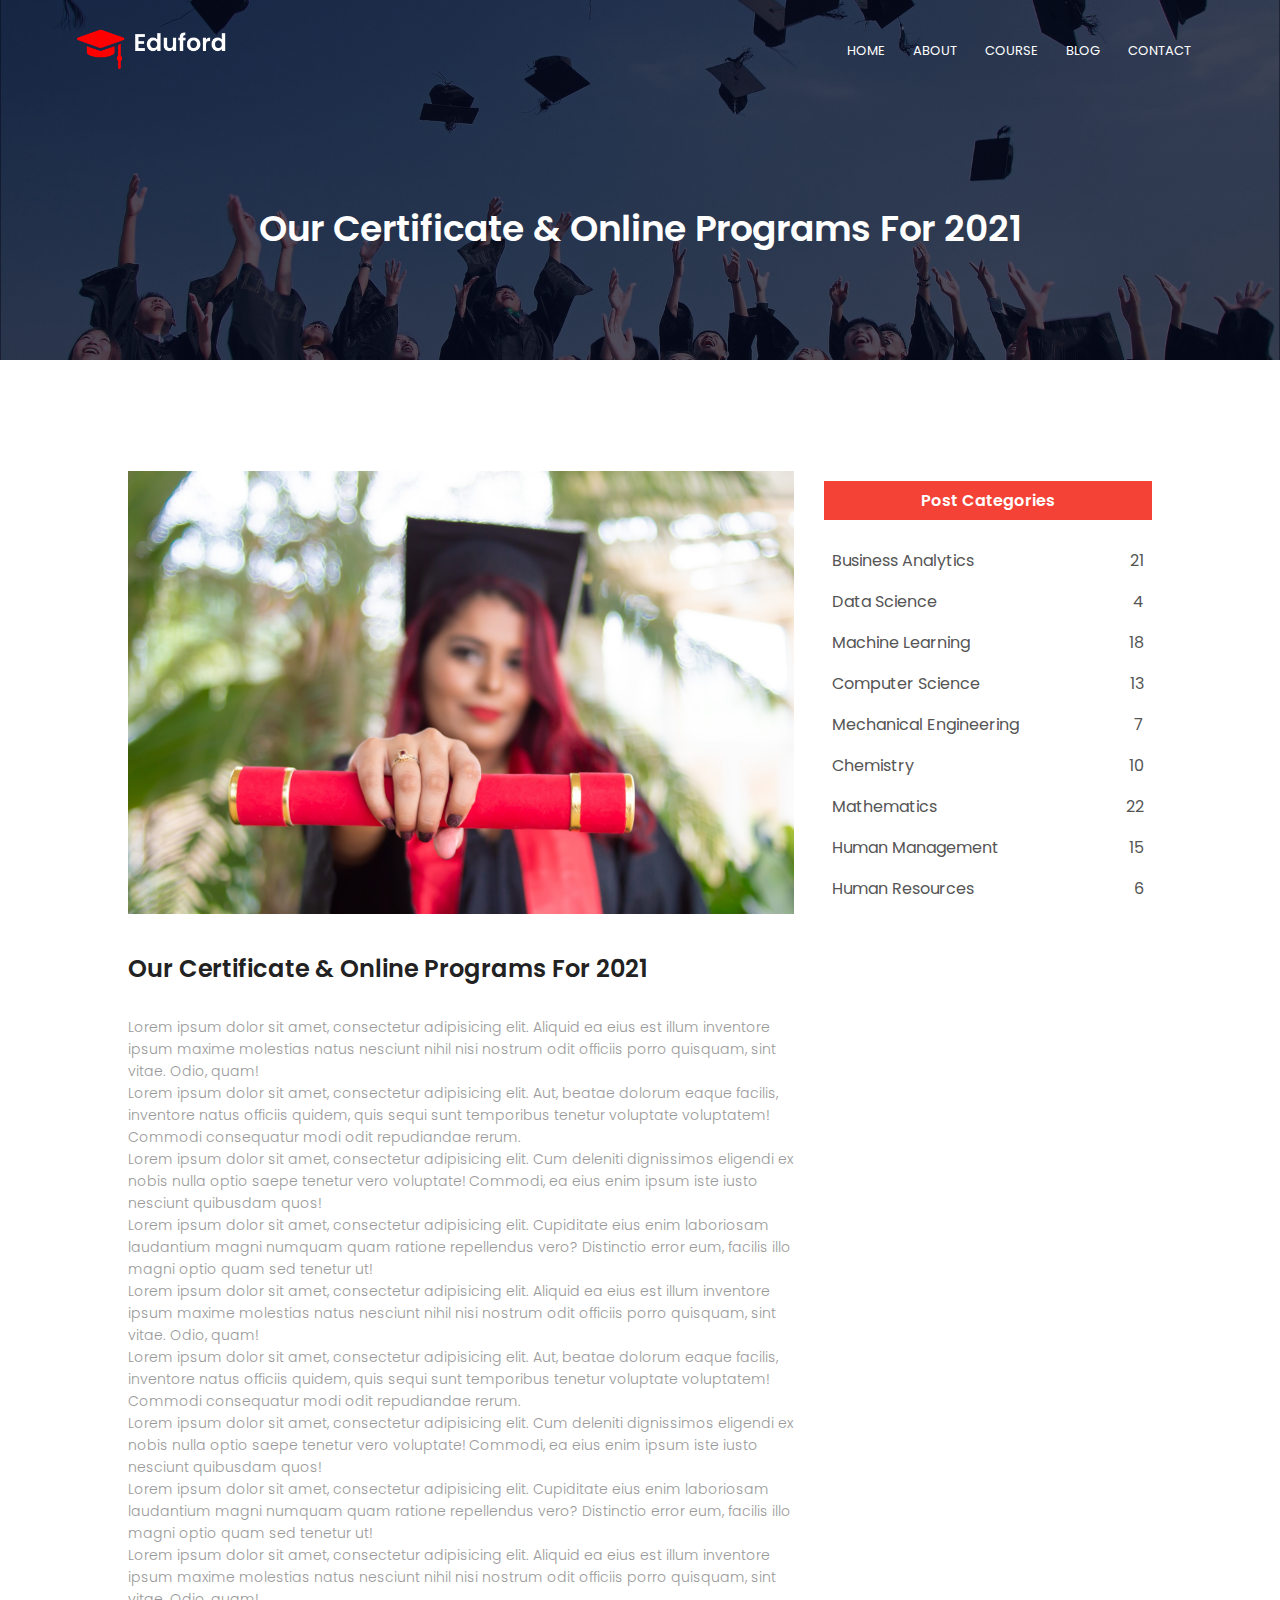
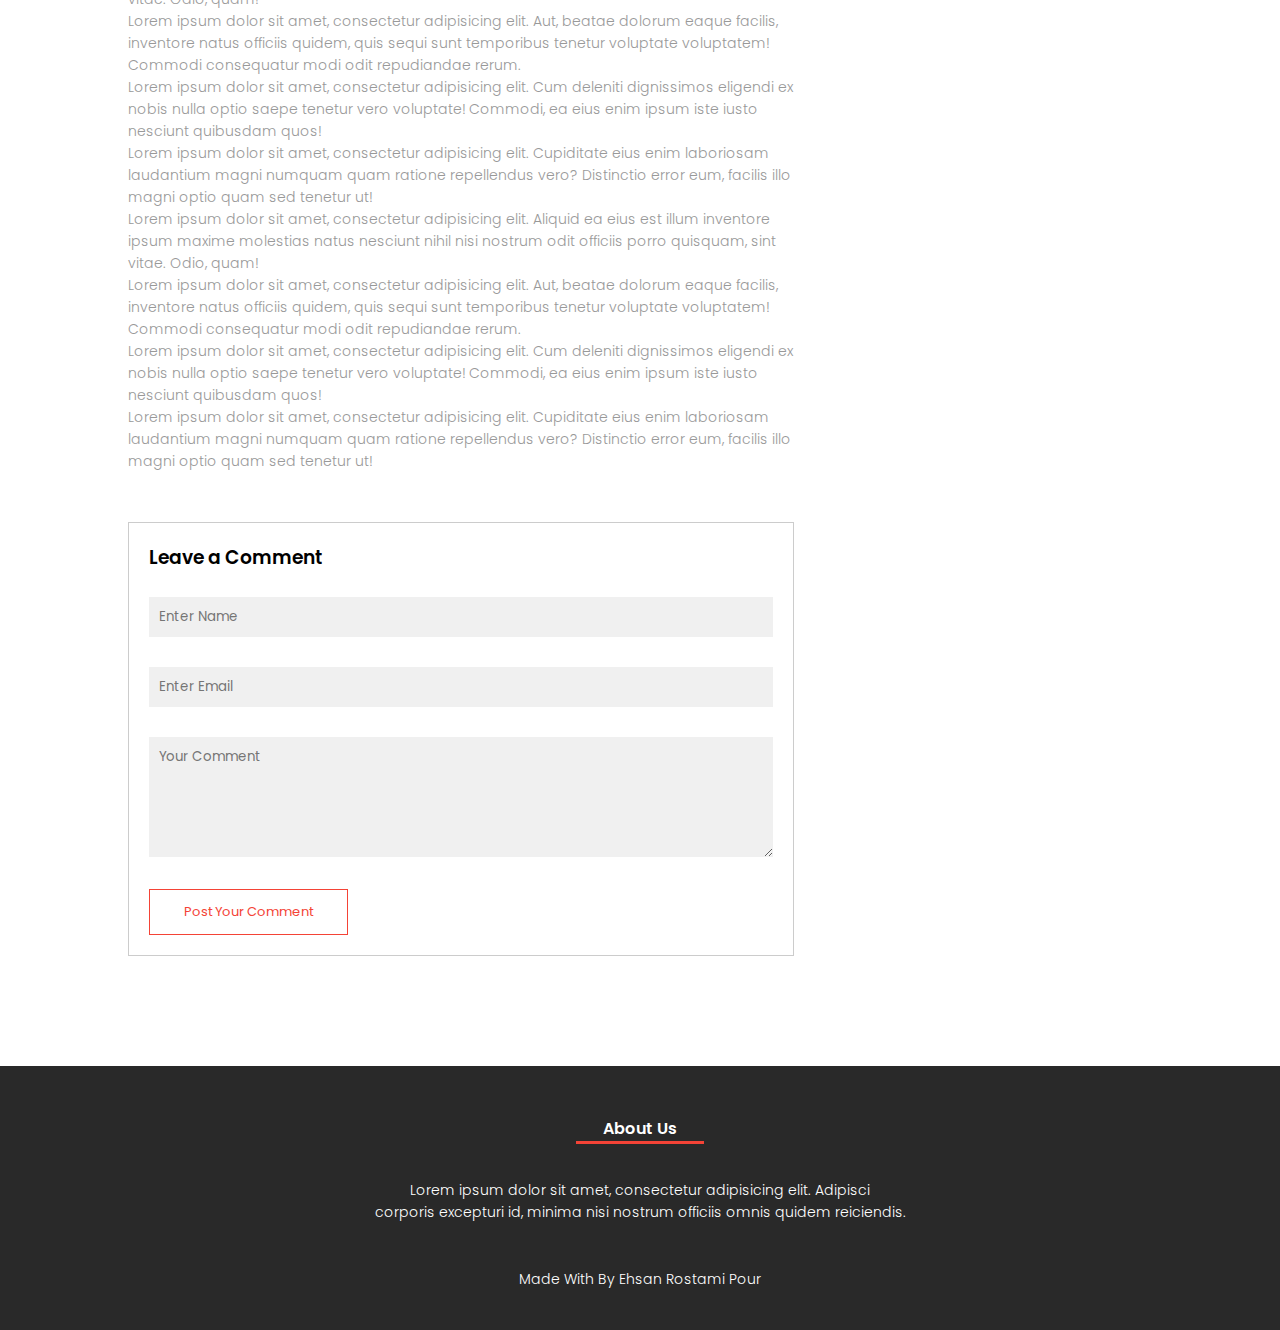
<file: Eduford/blog.html>
<!doctype html>
<html lang="en">
<head>
    <meta charset="UTF-8">
    <meta name="viewport"
          content="width=device-width, user-scalable=no, initial-scale=1.0, maximum-scale=1.0, minimum-scale=1.0">
    <meta http-equiv="X-UA-Compatible" content="ie=edge">
    <title>Blog</title>

    <link rel="stylesheet" href="styles/style.css">

    <link rel="stylesheet" href="https://use.fontawesome.com/releases/v5.15.4/css/all.css"
          integrity="sha384-DyZ88mC6Up2uqS4h/KRgHuoeGwBcD4Ng9SiP4dIRy0EXTlnuz47vAwmeGwVChigm" crossorigin="anonymous">

    <link rel="preconnect" href="https://fonts.googleapis.com">
    <link rel="preconnect" href="https://fonts.gstatic.com" crossorigin>
    <link href="https://fonts.googleapis.com/css2?family=Poppins:wght@100;300;400;600;700&display=swap"
          rel="stylesheet">

</head>
<body>
<section class="sub-header">

    <nav>
        <a href="index.html"><img src="img/logo.png" alt=""></a>
        <div class="nav-links" id="navLinks">
            <i class="fas white fa-times" onclick="hideMenu()"></i>
            <ul>
                <li><a href="index.html">HOME</a></li>
                <li><a href="about.html">ABOUT</a></li>
                <li><a href="course.html">COURSE</a></li>
                <li><a href="blog.html">BLOG</a></li>
                <li><a href="contact.html">CONTACT</a></li>
            </ul>
        </div>
        <i class="fas white fa-bars" onclick="showMenu()"></i>
    </nav>
    <h1>Our Certificate & Online Programs For 2021</h1>
</section>

<section class="blog-content">

    <div class="row">

        <div class="blog-left">
            <img src="img/certificate.jpg" alt="">
            <h2>Our Certificate & Online Programs For 2021</h2>
            <p>Lorem ipsum dolor sit amet, consectetur adipisicing elit. Aliquid ea eius est illum inventore ipsum
                maxime molestias natus nesciunt nihil nisi nostrum odit officiis porro quisquam, sint vitae. Odio,
                quam!
                <br>
                Lorem ipsum dolor sit amet, consectetur adipisicing elit. Aut, beatae dolorum eaque facilis, inventore
                natus officiis quidem, quis sequi sunt temporibus tenetur voluptate voluptatem! Commodi consequatur modi
                odit repudiandae rerum.
                <br>
                Lorem ipsum dolor sit amet, consectetur adipisicing elit. Cum deleniti dignissimos eligendi ex nobis
                nulla optio saepe tenetur vero voluptate! Commodi, ea eius enim ipsum iste iusto nesciunt quibusdam
                quos!
                <br>
                Lorem ipsum dolor sit amet, consectetur adipisicing elit. Cupiditate eius enim laboriosam laudantium
                magni numquam quam ratione repellendus vero? Distinctio error eum, facilis illo magni optio quam sed
                tenetur ut!</p>
            <p>Lorem ipsum dolor sit amet, consectetur adipisicing elit. Aliquid ea eius est illum inventore ipsum
                maxime molestias natus nesciunt nihil nisi nostrum odit officiis porro quisquam, sint vitae. Odio,
                quam!
                <br>
                Lorem ipsum dolor sit amet, consectetur adipisicing elit. Aut, beatae dolorum eaque facilis, inventore
                natus officiis quidem, quis sequi sunt temporibus tenetur voluptate voluptatem! Commodi consequatur modi
                odit repudiandae rerum.
                <br>
                Lorem ipsum dolor sit amet, consectetur adipisicing elit. Cum deleniti dignissimos eligendi ex nobis
                nulla optio saepe tenetur vero voluptate! Commodi, ea eius enim ipsum iste iusto nesciunt quibusdam
                quos!
                <br>
                Lorem ipsum dolor sit amet, consectetur adipisicing elit. Cupiditate eius enim laboriosam laudantium
                magni numquam quam ratione repellendus vero? Distinctio error eum, facilis illo magni optio quam sed
                tenetur ut!</p>
            <p>Lorem ipsum dolor sit amet, consectetur adipisicing elit. Aliquid ea eius est illum inventore ipsum
                maxime molestias natus nesciunt nihil nisi nostrum odit officiis porro quisquam, sint vitae. Odio,
                quam!
                <br>
                Lorem ipsum dolor sit amet, consectetur adipisicing elit. Aut, beatae dolorum eaque facilis, inventore
                natus officiis quidem, quis sequi sunt temporibus tenetur voluptate voluptatem! Commodi consequatur modi
                odit repudiandae rerum.
                <br>
                Lorem ipsum dolor sit amet, consectetur adipisicing elit. Cum deleniti dignissimos eligendi ex nobis
                nulla optio saepe tenetur vero voluptate! Commodi, ea eius enim ipsum iste iusto nesciunt quibusdam
                quos!
                <br>
                Lorem ipsum dolor sit amet, consectetur adipisicing elit. Cupiditate eius enim laboriosam laudantium
                magni numquam quam ratione repellendus vero? Distinctio error eum, facilis illo magni optio quam sed
                tenetur ut!</p>
            <p>Lorem ipsum dolor sit amet, consectetur adipisicing elit. Aliquid ea eius est illum inventore ipsum
                maxime molestias natus nesciunt nihil nisi nostrum odit officiis porro quisquam, sint vitae. Odio,
                quam!
                <br>
                Lorem ipsum dolor sit amet, consectetur adipisicing elit. Aut, beatae dolorum eaque facilis, inventore
                natus officiis quidem, quis sequi sunt temporibus tenetur voluptate voluptatem! Commodi consequatur modi
                odit repudiandae rerum.
                <br>
                Lorem ipsum dolor sit amet, consectetur adipisicing elit. Cum deleniti dignissimos eligendi ex nobis
                nulla optio saepe tenetur vero voluptate! Commodi, ea eius enim ipsum iste iusto nesciunt quibusdam
                quos!
                <br>
                Lorem ipsum dolor sit amet, consectetur adipisicing elit. Cupiditate eius enim laboriosam laudantium
                magni numquam quam ratione repellendus vero? Distinctio error eum, facilis illo magni optio quam sed
                tenetur ut!</p>

            <div class="comment-box">
                <h3>Leave a Comment</h3>
                <form action="" class="comment-form">
                    <input type="text" placeholder="Enter Name">
                    <input type="email" placeholder="Enter Email">
                    <textarea  rows="5" placeholder="Your Comment"></textarea>
                    <button type="submit" class="hero-btn red-btn">Post Your Comment</button>
                </form>
            </div>
        </div>

        <div class="blog-right">
            <h3>Post Categories</h3>
            <div>
                <span>Business Analytics</span>
                <span>21</span>
            </div>
            <div>
                <span>Data Science</span>
                <span>4</span>
            </div>
            <div>
                <span>Machine Learning</span>
                <span>18</span>
            </div>
            <div>
                <span>Computer Science</span>
                <span>13</span>
            </div>
            <div>
                <span>Mechanical Engineering</span>
                <span>7</span>
            </div>
            <div>
                <span>Chemistry</span>
                <span>10</span>
            </div>
            <div>
                <span>Mathematics</span>
                <span>22</span>
            </div>
            <div>
                <span>Human Management</span>
                <span>15</span>
            </div>
            <div>
                <span>Human Resources</span>
                <span>6</span>
            </div>
        </div>
    </div>
</section>

<section class="footer">
    <h4 class="title-lead">About Us</h4>
    <p>Lorem ipsum dolor sit amet, consectetur adipisicing elit. Adipisci <br>corporis excepturi id, minima nisi nostrum
        officiis omnis quidem reiciendis.</p>

    <div class="icons">
        <i class="fab primary fa-facebook"></i>
        <i class="fab primary fa-twitter"></i>
        <i class="fab primary fa-instagram"></i>
        <i class="fab primary fa-linkedin"></i>
    </div>
    <p>Made With <i class="far primary fa-heart"></i> By Ehsan Rostami Pour</p>
</section>

<script>
    let navLinks = document.getElementById("navLinks");

    function showMenu() {
        navLinks.style.right = "0px";
    }

    function hideMenu() {
        navLinks.style.right = "-200px";
    }
</script>
</body>
</html>
</file>
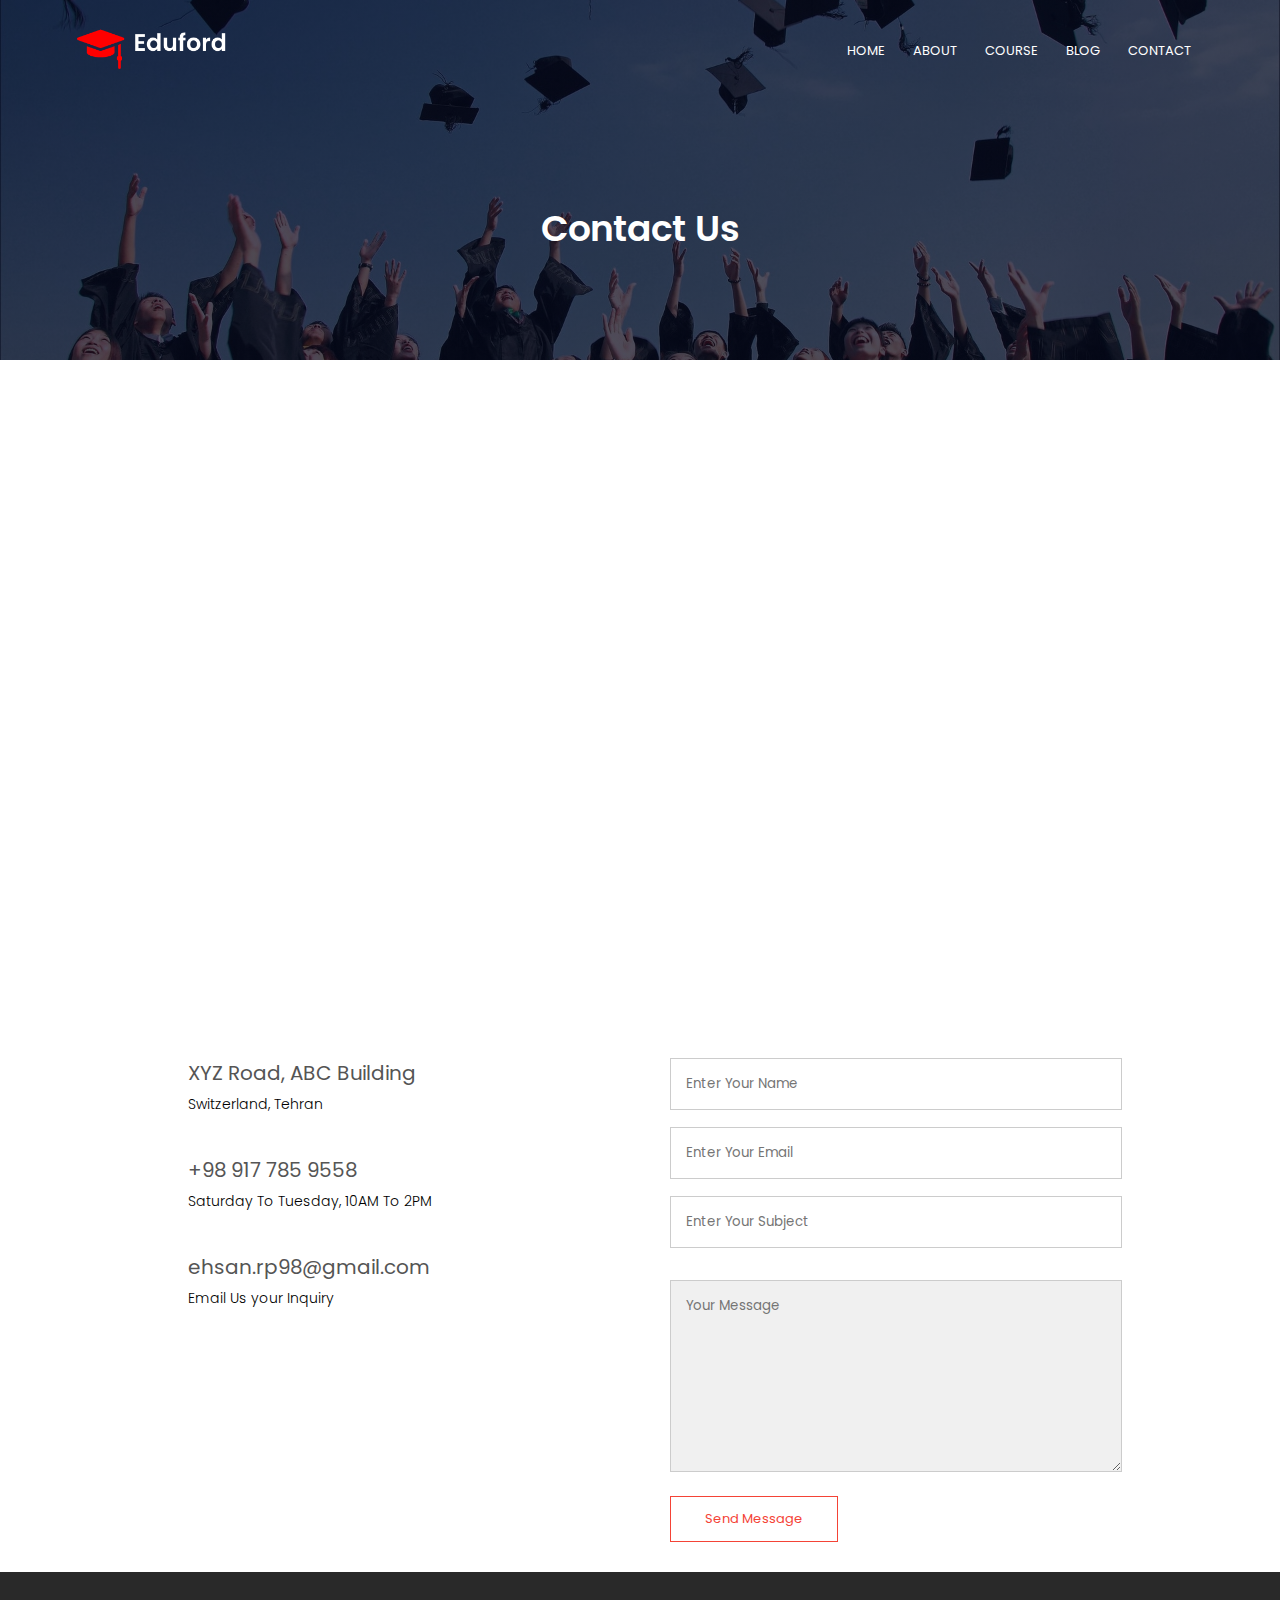
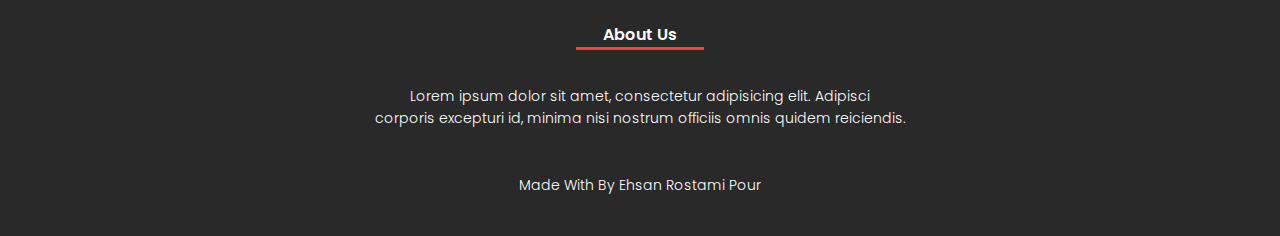
<file: Eduford/contact.html>
<!doctype html>
<html lang="en">
<head>
    <meta charset="UTF-8">
    <meta name="viewport"
          content="width=device-width, user-scalable=no, initial-scale=1.0, maximum-scale=1.0, minimum-scale=1.0">
    <meta http-equiv="X-UA-Compatible" content="ie=edge">
    <title>Contact Us</title>

    <link rel="stylesheet" href="styles/style.css">

    <link rel="stylesheet" href="https://use.fontawesome.com/releases/v5.15.4/css/all.css"
          integrity="sha384-DyZ88mC6Up2uqS4h/KRgHuoeGwBcD4Ng9SiP4dIRy0EXTlnuz47vAwmeGwVChigm" crossorigin="anonymous">

    <link rel="preconnect" href="https://fonts.googleapis.com">
    <link rel="preconnect" href="https://fonts.gstatic.com" crossorigin>
    <link href="https://fonts.googleapis.com/css2?family=Poppins:wght@100;300;400;600;700&display=swap"
          rel="stylesheet">

</head>
<body>
<section class="sub-header">

    <nav>
        <a href="index.html"><img src="img/logo.png" alt=""></a>
        <div class="nav-links" id="navLinks">
            <i class="fas white fa-times" onclick="hideMenu()"></i>
            <ul>
                <li><a href="index.html">HOME</a></li>
                <li><a href="about.html">ABOUT</a></li>
                <li><a href="course.html">COURSE</a></li>
                <li><a href="blog.html">BLOG</a></li>
                <li><a href="contact.html">CONTACT</a></li>
            </ul>
        </div>
        <i class="fas white fa-bars" onclick="showMenu()"></i>
    </nav>
    <h1>Contact Us </h1>
</section>

<section class="location">
    <iframe src="https://www.google.com/maps/embed?pb=!1m18!1m12!1m3!1d1361.862889946362!2d7.444585755539569!3d46.94742840751266!2m3!1f0!2f0!3f0!3m2!1i1024!2i768!4f13.1!3m3!1m2!1s0x478e39c7261703ed%3A0xbeabe0693b92c675!2sThe%20Parliament%20Building!5e0!3m2!1sen!2sse!4v1630180034594!5m2!1sen!2sse"
            width="600" height="450" style="border:0;" allowfullscreen="" loading="lazy"></iframe>
</section>

<section class="contact-us">
    <div class="row">

        <div class="contact-col">
            <div>
                <i class="fas primary fa-home"></i>
                <span>
                    <h5>XYZ Road, ABC Building</h5>
                    <p>Switzerland, Tehran</p>
                </span>
            </div>
            <div>
                <i class="fas primary fa-phone"></i>
                <span>
                    <h5>+98 917 785 9558</h5>
                    <p>Saturday To Tuesday, 10AM To 2PM</p>
                </span>
            </div>
            <div>
                <i class="fas primary fa-envelope"></i>
                <span>
                    <h5>ehsan.rp98@gmail.com</h5>
                    <p>Email Us your Inquiry</p>
                </span>
            </div>

        </div>

        <div class="contact-col">
            <form action="formHandler.php" method="post">
                <input type="text" name="name" placeholder="Enter Your Name" required>
                <input type="email" name="email" placeholder="Enter Your Email" required>
                <input type="text" name="subject" placeholder="Enter Your Subject" required>
                <textarea rows="8" name="message" placeholder="Your Message" required></textarea>
                <button type="submit" class="hero-btn red-btn">Send Message</button>
            </form>
        </div>

    </div>
</section>

<section class="footer">
    <h4 class="title-lead">About Us</h4>
    <p>Lorem ipsum dolor sit amet, consectetur adipisicing elit. Adipisci <br>corporis excepturi id, minima nisi nostrum
        officiis omnis quidem reiciendis.</p>

    <div class="icons">
        <i class="fab primary fa-facebook"></i>
        <i class="fab primary fa-twitter"></i>
        <i class="fab primary fa-instagram"></i>
        <i class="fab primary fa-linkedin"></i>
    </div>
    <p>Made With <i class="far primary fa-heart"></i> By Ehsan Rostami Pour</p>
</section>

<script>
    let navLinks = document.getElementById("navLinks");

    function showMenu() {
        navLinks.style.right = "0px";
    }

    function hideMenu() {
        navLinks.style.right = "-200px";
    }
</script>
</body>
</html>
</file>
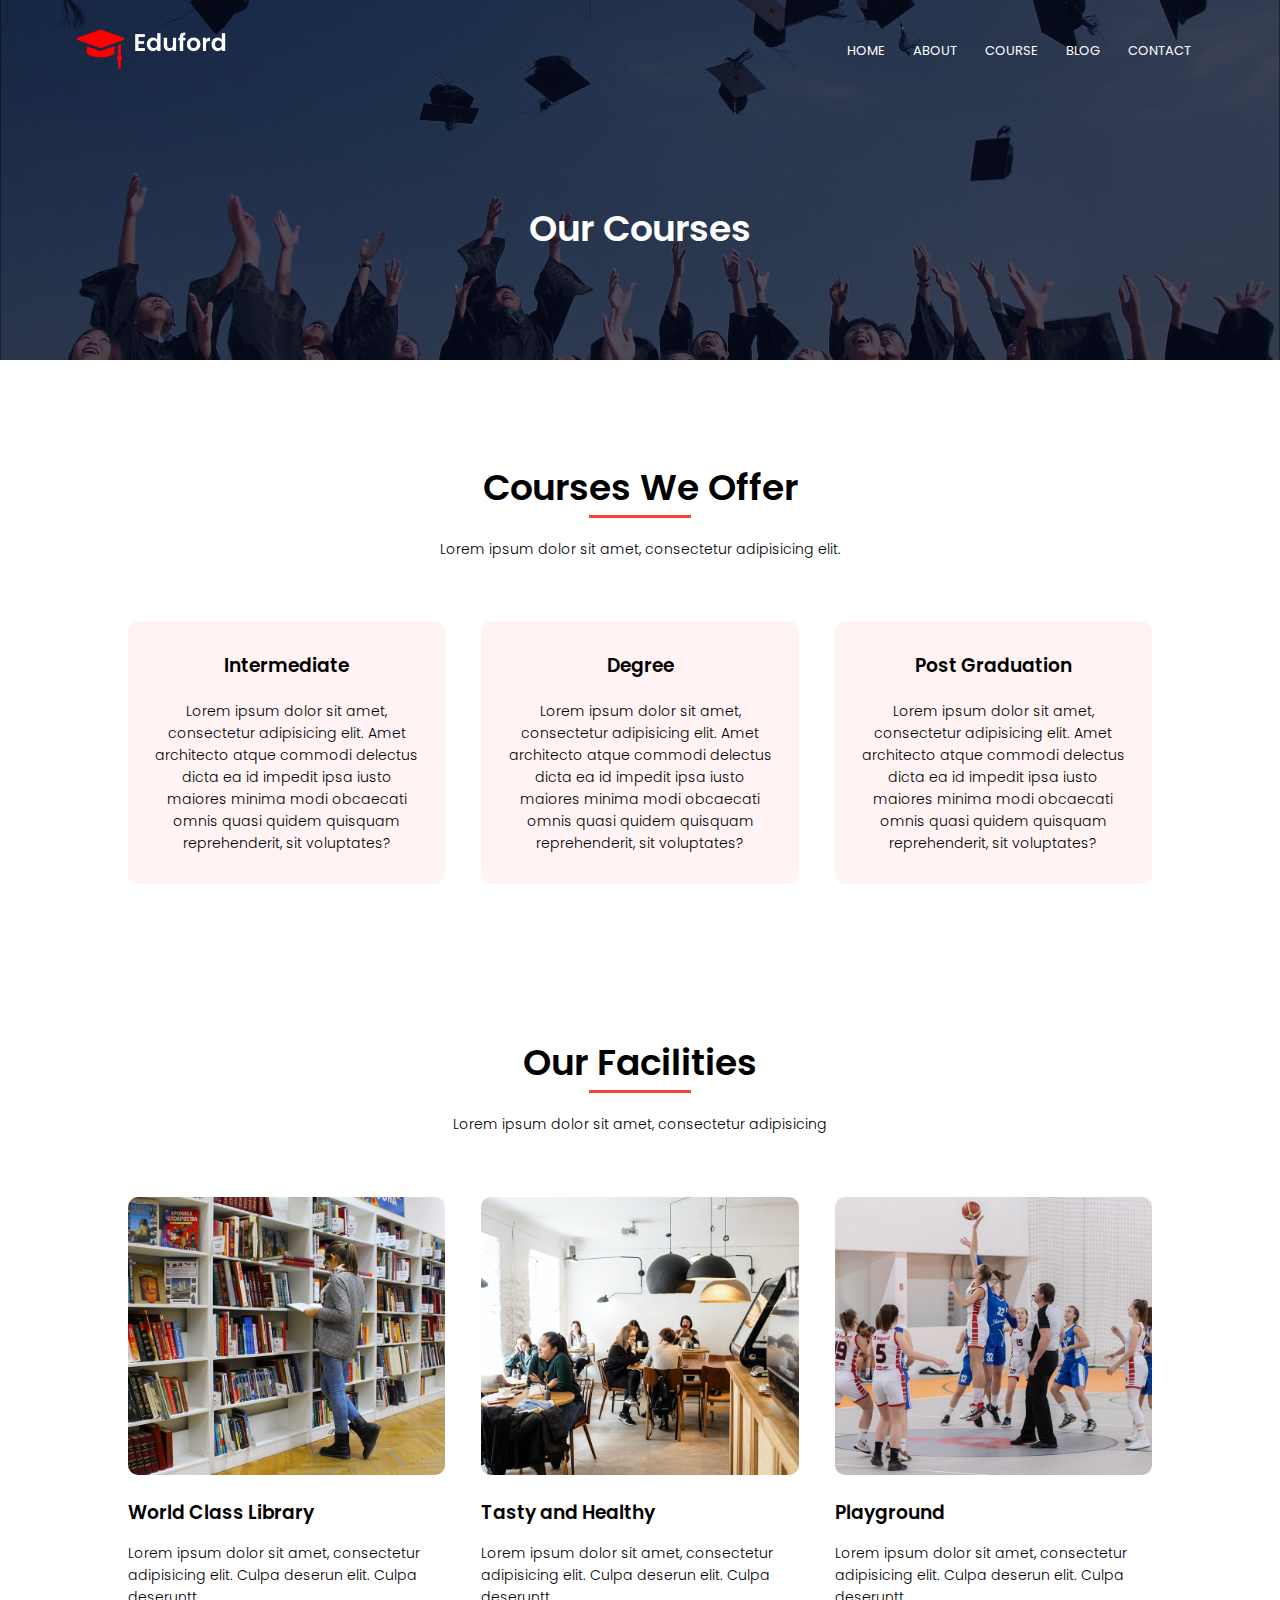
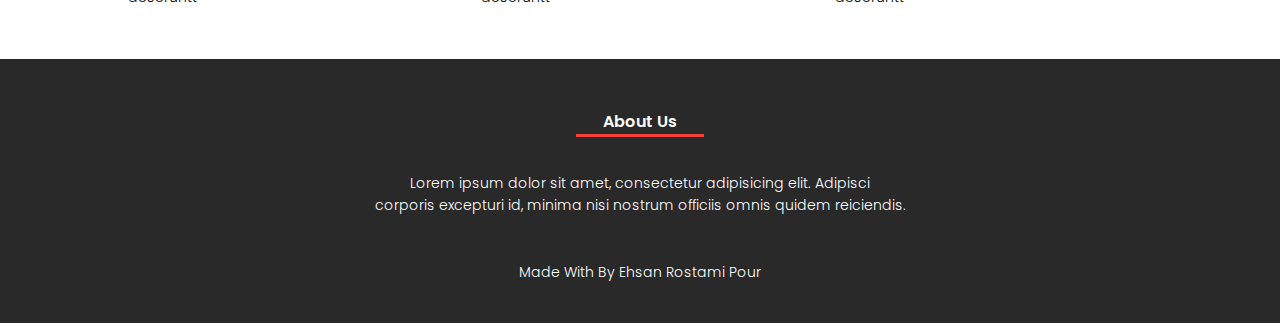
<file: Eduford/course.html>
<!doctype html>
<html lang="en">
<head>
  <meta charset="UTF-8">
  <meta name="viewport"
        content="width=device-width, user-scalable=no, initial-scale=1.0, maximum-scale=1.0, minimum-scale=1.0">
  <meta http-equiv="X-UA-Compatible" content="ie=edge">
  <title>Courses</title>

  <link rel="stylesheet" href="styles/style.css">

  <link rel="stylesheet" href="https://use.fontawesome.com/releases/v5.15.4/css/all.css"
        integrity="sha384-DyZ88mC6Up2uqS4h/KRgHuoeGwBcD4Ng9SiP4dIRy0EXTlnuz47vAwmeGwVChigm" crossorigin="anonymous">

  <link rel="preconnect" href="https://fonts.googleapis.com">
  <link rel="preconnect" href="https://fonts.gstatic.com" crossorigin>
  <link href="https://fonts.googleapis.com/css2?family=Poppins:wght@100;300;400;600;700&display=swap"
        rel="stylesheet">

</head>
<body>
<section class="sub-header">

  <nav>
    <a href="index.html"><img src="img/logo.png" alt=""></a>
    <div class="nav-links" id="navLinks">
      <i class="fas white fa-times" onclick="hideMenu()"></i>
      <ul>
        <li><a href="index.html">HOME</a></li>
        <li><a href="about.html">ABOUT</a></li>
        <li><a href="course.html">COURSE</a></li>
        <li><a href="blog.html">BLOG</a></li>
        <li><a href="contact.html">CONTACT</a></li>
      </ul>
    </div>
    <i class="fas white fa-bars" onclick="showMenu()"></i>
  </nav>
  <h1>Our Courses</h1>
</section>

<section class="course">
  <h1 class="title-lead">Courses We Offer</h1>
  <p class="title-description">Lorem ipsum dolor sit amet, consectetur adipisicing elit. </p>

  <div class="row">
    <div class="course-col">
      <h3>Intermediate</h3>
      <p>Lorem ipsum dolor sit amet, consectetur adipisicing elit. Amet architecto atque commodi delectus dicta ea
        id impedit ipsa iusto maiores minima modi obcaecati omnis quasi quidem quisquam reprehenderit, sit
        voluptates?</p>
    </div>
    <div class="course-col">
      <h3>Degree</h3>
      <p>Lorem ipsum dolor sit amet, consectetur adipisicing elit. Amet architecto atque commodi delectus dicta ea
        id impedit ipsa iusto maiores minima modi obcaecati omnis quasi quidem quisquam reprehenderit, sit
        voluptates?</p>
    </div>
    <div class="course-col">
      <h3>Post Graduation</h3>
      <p>Lorem ipsum dolor sit amet, consectetur adipisicing elit. Amet architecto atque commodi delectus dicta ea
        id impedit ipsa iusto maiores minima modi obcaecati omnis quasi quidem quisquam reprehenderit, sit
        voluptates?</p>
    </div>
  </div>
</section>

<section class="facilities">
  <h1 class="title-lead">Our Facilities</h1>
  <p class="title-description">Lorem ipsum dolor sit amet, consectetur adipisicing</p>

  <div class="row">
    <div class="facilities-col">
      <img src="img/library.png" alt="">
      <h3>World Class Library</h3>
      <p>Lorem ipsum dolor sit amet, consectetur adipisicing elit. Culpa deserun elit. Culpa deseruntt</p>
    </div>
    <div class="facilities-col">
      <img src="img/cafeteria.png" alt="">
      <h3>Tasty and Healthy</h3>
      <p>Lorem ipsum dolor sit amet, consectetur adipisicing elit. Culpa deserun elit. Culpa deseruntt</p>
    </div>
    <div class="facilities-col">
      <img src="img/basketball.png" alt="">
      <h3>Playground</h3>
      <p>Lorem ipsum dolor sit amet, consectetur adipisicing elit. Culpa deserun elit. Culpa deseruntt</p>
    </div>
  </div>
</section>

<section class="footer">
  <h4 class="title-lead">About Us</h4>
  <p>Lorem ipsum dolor sit amet, consectetur adipisicing elit. Adipisci <br>corporis excepturi id, minima nisi nostrum
    officiis omnis quidem reiciendis.</p>

  <div class="icons">
    <i class="fab primary fa-facebook"></i>
    <i class="fab primary fa-twitter"></i>
    <i class="fab primary fa-instagram"></i>
    <i class="fab primary fa-linkedin"></i>
  </div>
  <p>Made With <i class="far primary fa-heart"></i> By Ehsan Rostami Pour</p>
</section>

<script>
  let navLinks = document.getElementById("navLinks");

  function showMenu() {
    navLinks.style.right = "0px";
  }

  function hideMenu() {
    navLinks.style.right = "-200px";
  }
</script>
</body>
</html>
</file>
<file: dashboard/styles/styles.css>
@import url('https://fonts.googleapis.com/css2?family=Poppins:wght@300;400;500;600&display=swap');

:root {
    --marin-color: #dd2f6e;
    --color-dark: #1d2231;
    --text-grey: #8390a2
}

* {
    padding: 0;
    margin: 0;
    box-sizing: border-box;
    list-style-type: none;
    text-decoration: none;
    font-family: 'Poppins', sans-serif;
}

.sidebar {
    width: 345px;
    position: fixed;
    height: 100%;
    left: 0;
    top: 0;
    background-color: var(--marin-color);
    z-index: 100;
    transition: width 300ms;
}

.sidebar-brand {
    height: 90px;
    padding: 1rem 0 1rem 2rem;
    color: white;
}

.sidebar-brand span {
    display: inline-block;
    padding-right: 1rem;
}

.sidebar-menu {
    margin-top: 1rem;
}

.sidebar-menu li {
    width: 100%;
    margin-bottom: 1.7rem;
    padding-left: 1rem;

}

.sidebar-menu a {
    padding-left: 1rem;
    display: block;
    color: white;
    font-size: 1.1rem;
    font-style: normal;
}

.sidebar-menu a.active {
    background-color: white;
    padding-top: 1rem;
    padding-bottom: 1rem;
    color: var(--marin-color);
    border-radius: 30px 0 0 30px;
}

.sidebar-menu a span:first-child {
    font-size: 1.5rem;
    padding-right: 1rem;
}

#nav-toggle:checked + .sidebar {
    width: 70px;
}

#nav-toggle:checked + .sidebar .sidebar-brand,
#nav-toggle:checked + .sidebar li {
    padding-left: 1rem;
    text-align: center;
}

#nav-toggle:checked + .sidebar li a {
    padding-left: 0rem;
}

#nav-toggle:checked + .sidebar li a span {
    padding-right: 1rem;
    text-align: center;
}

#nav-toggle:checked + .sidebar .sidebar-brand h2 span:last-child,
#nav-toggle:checked + .sidebar li a span:last-child {
    display: none;
}

#nav-toggle:checked ~ .main-content {
    margin-left: 70px;
}

#nav-toggle:checked ~ .main-content header {
    width: calc(100% - 70px);
    left: 70px;
}

.main-content {
    transition: margin-left 300ms;
    margin-left: 345px;
}

header {
    background-color: white;
    display: flex;
    justify-content: space-between;
    align-items: center;
    padding: 1rem 1.5rem;
    box-shadow: 2px 2px 5px rgba(0, 0, 0, 0.1);
    position: fixed;
    left: 345px;
    width: calc(100% - 345px);
    top: 0;
    z-index: 100;
    transition: left 300ms;
}


#nav-toggle {
    display: none;
}

header h2 {
    color: #555;
}

header label span {
    font-size: 1.7rem;
    padding-right: 1rem;
}

.search-wrapper {
    border: 1px solid #ccc;
    border-radius: 30px;
    height: 50px;
    display: flex;
    align-items: center;
    overflow-x: hidden;
}

.search-wrapper span {
    display: inline-block;
    padding: 0 1rem;
    font-size: 1.5rem;
}

.search-wrapper input {
    height: 100%;
    padding: .5rem;
    border: none;
    outline: none;
}

.user-wrapper {
    display: flex;
    align-items: center;
}

.user-wrapper img {
    border-radius: 50%;
    min-height: 1rem;
    margin-right: 15px;
}

.user-wrapper small {
    display: inline-block;
    color: var(--text-grey);
}

main {
    margin-top: 85px;
    padding: 2rem 1.5rem;
    background: #f1f5f9;
    min-height: calc(100vh - 90px);
}

.cards {
    display: grid;
    grid-template-columns: repeat(4, 1fr);
    grid-gap: 2rem;
    margin-top: 1rem;
}

.card-single {
    display: flex;
    justify-content: space-between;
    background: white;
    padding: 2rem;
    border-radius: 10px;
}

.card-single div:last-child span {
    font-size: 3rem;
    color: var(--marin-color);
}

.card-single div:first-child span {
    color: var(--text-grey);
}

.card-single:last-child {
    background: var(--marin-color);
}

.card-single:last-child {
    background: var(--marin-color);
}

.card-single:last-child h1,
.card-single:last-child div:last-child span,
.card-single:last-child div:first-child span {
    color: white;
}

table {
    border-collapse: collapse;
    width: 100%;
}

.table-responsive {
    width: 100%;
    overflow-x: auto;
}

thead tr {
    border-bottom: 1px solid #f0f0f0;
}

thead td {
    font-weight: 700;
}

td {
    padding: 0.5rem 1rem;
    font-size: 0.9rem;
    color: #222;
}

tr td:last-child {
    display: flex;
    align-items: center;
}

td .status {
    display: inline-block;
    height: 10px;
    width: 10px;
    border-radius: 50%;
    margin-right: 1rem;
}

.status.purple {
    background-color: rebeccapurple;
}

.status.pink {
    background-color: deeppink;
}

.status.orange {
    background-color: orangered;
}

.recent-grid {
    margin-top: 3.5rem;
    display: grid;
    grid-template-columns: 70% auto;
    grid-gap: 2rem;
}

.card {
    background: white;
    border-radius: 5px;
}

.card-header {
    padding: 1rem;
}

.card-header {
    display: flex;
    justify-content: space-between;
    align-items: center;
    border-bottom: 1px solid #f0f0f0;
}

.card-header button {
    background-color: var(--marin-color);
    border-radius: 10px;
    color: white;
    font-size: 0.8rem;
    padding: 0.5rem 1rem;
    border: 1px solid var(--marin-color)
}

.customer {
    display: flex;
    justify-content: space-between;
    align-items: center;
    padding: 0.5rem 0.7rem;
}

.info {
    display: flex;
    align-items: center;
}

.info img {
    border-radius: 50%;
    margin-right: 1rem;
}

.info h4 {
    font-size: 0.8rem;
    font-weight: 700;
    color: #222;
}

.info small {
    font-weight: 600;
    color: var(--text-grey);
}

.contact span {
    font-size: 1.2rem;
    display: inline-block;
    margin-left: 0.5rem;
    color: var(--marin-color);
}

@media only screen and (max-width: 1200px) {
    .sidebar {
        width: 70px;
    }

    .sidebar .sidebar-brand,
    .sidebar li {
        padding-left: 1rem;
        text-align: center;
    }

    .sidebar li a {
        padding-left: 0rem;
    }

    .sidebar li a span {
        padding-right: 1rem;
        text-align: center;
    }

    .sidebar .sidebar-brand h2 span:last-child,
    .sidebar li a span:last-child {
        display: none;
    }

    .main-content {
        margin-left: 70px;
    }

    #nav-toggle:checked ~ .main-content header {
        width: calc(100% - 70px);
        left: 70px;
    }


    .sidebar .sidebar-brand h2 span:last-child,
    .sidebar li a span:last-child {
        display: none;
    }

    .sidebar:hover {
        width: 345px;
        z-index: 200;
    }

    .sidebar:hover .sidebar-brand,
    .sidebar:hover li {
        padding-left: 2rem;
        text-align: left;
    }

    .sidebar:hover li a {
        padding-left: 0rem;
    }

    .sidebar:hover li a span {
        padding-right: 1rem;
        text-align: center;
    }

    .sidebar:hover .sidebar-brand h2 span:last-child,
    .sidebar:hover li a span:last-child {
        display: inline;
    }
}


@media only screen and (max-width: 960px) {
    .cards {
        grid-template-columns: repeat(3, 1fr);
    }

    .recent-grid {
        grid-template-columns: 60% 40%
    }
}

@media only screen and (max-width: 768px) {
    .cards {
        grid-template-columns: repeat(2, 1fr);
    }

    .recent-grid {
        grid-template-columns: 100%;
    }

    .search-wrapper {
        display: none;
    }

    .sidebar {
        left: -100% !important;
    }

    .header h2 label {
        background: var(--marin-color);
        padding-right: 0rem;
        margin-right: 1rem;
        display: inline-block;
        width: 40px;
        height: 40px;
        text-align: center;
        border-radius: 50%;
        color: white;
    }

    .main-content{
        width: 100%;
        margin-left: 0rem;
    }
    .header{
        width: 100%;
        left: 0;
    }
}

@media only screen and (max-width: 768px) {
    .cards {
        grid-template-columns: 100%;
    }

}
</file>
<file: Eduford/styles/style.css>
* {
    margin: 0;
    padding: 0;
    font-family: 'Poppins', sans-serif;
}

.header {
    min-height: 100vh;
    width: 100%;
    background-image: linear-gradient(rgba(4, 9, 30, 0.7), rgba(4, 9, 30, 0.7)), url("../img/banner.png");
    background-position: center;
    background-size: cover;
    position: relative;
}

nav {
    display: flex;
    padding: 2% 6%;
    justify-content: space-between;
    align-items: center;
}

nav img {
    width: 150px;
}

.nav-links {
    flex: 1;
    text-align: right;
}

.nav-links ul li {
    list-style: none;
    display: inline-block;
    padding: 8px 12px;
    position: relative;
}

.nav-links ul li a {
    color: white;
    text-decoration: none;
    font-size: 13px;
}

.nav-links ul li::after {
    content: '';
    width: 0%;
    height: 2px;
    background-color: #f44336;
    display: block;
    margin: auto;
    transition: .5s;
}

.title-lead::after {
    content: '';
    margin: auto;
    width: 10%;
    height: 3px;
    display: block;
    background-color: #f44336;
}

.title-description {
    margin-top: 10px;
}

.nav-links ul li:hover::after {
    width: 100%;
}

.text-box {
    width: 90%;
    color: white;
    position: absolute;
    top: 50%;
    left: 50%;
    transform: translate(-50%, -50%);
    text-align: center;
}

.text-box h1 {
    font-size: 62px;
}

.text-box p {
    margin: 10px 0 40px;
    font-size: 14px;
    color: white;
}

.hero-btn {
    display: inline-block;
    text-decoration: none;
    color: white;
    border: 1px solid white;
    padding: 12px 34px;
    font-size: 13px;
    background: transparent;
    position: relative;
    cursor: pointer;
}

.hero-btn:hover {
    border: 1px solid #f44336;
    background: #f44336;
    transition: 1s;
}

nav .fas {
    display: none;
}

@media (max-width: 700px) {
    .text-box h1 {
        font-size: 20px;
    }

    .nav-logo{
        margin-top: 10px;
    }

    .nav-links ul li {
        margin-top: 10px;
        display: block;
    }

    .nav-links {
        position: fixed;
        background: #f44336;
        height: 100vh;
        width: 200px;
        top: 0;
        right: -200px;
        text-align: left;
        z-index: 2;
        transition: 1s ease;
    }

    nav .fas {
        display: block;
        color: white;
        margin: 10px;
        font-size: 22px;
        cursor: pointer;
    }

    .nav-links ul {
        padding: 30px;
    }
}

/*------ Course ----- */

.course {
    width: 80%;
    margin: auto;
    text-align: center;
    padding-top: 100px;
}

h1 {
    font-size: 36px;
    font-weight: 600;
}

p {
    color: black;
    font-size: 14px;
    font-weight: 300;
    line-height: 22px;
    padding: 10px;
}

.row {
    margin-top: 5%;
    display: flex;
    justify-content: space-between;
}

.course-col {
    flex-basis: 31%;
    background-color: #fff3f3;
    border-radius: 10px;
    margin-bottom: 5%;
    padding: 20px 12px;
    box-sizing: border-box;
}

h3 {
    text-align: center;
    font-weight: 600;
    margin: 10px 0;
}

.course-col:hover {
    box-shadow: 0 0 30px 0px rgba(0, 0, 0, .2);
    transition: 0.3s;
}

@media (max-width: 700px) {
    .row {
        flex-direction: column;
    }

    .course-col {
        margin-top: 5px;
    }
}

.campus {
    width: 80%;
    margin: auto;
    text-align: center;
    padding-top: 50px;
}

.campus-col {
    flex-basis: 32%;
    height: 100%;
    border-radius: 10px;
    margin-bottom: 30px;
    position: relative;
    overflow: hidden;
}

.campus-col img {
    width: 100%;
    display: block;
}

.layer {
    background: transparent;
    height: 100%;
    width: 100%;
    position: absolute;
    top: 0;
    left: 0;
    transition: 0.5s;
}

.layer:hover {
    background-color: rgba(226, 0, 0, .7);
}

.layer h3 {
    width: 100%;
    font-weight: 500;
    color: white;
    font-size: 26px;
    bottom: 0;
    left: 50%;
    transform: translateX(-50%);
    position: absolute;
    opacity: 0;
    transition: 0.5s;
}

.layer:hover h3 {
    bottom: 49%;
    opacity: 1;
}

.facilities {
    width: 80%;
    margin: auto;
    text-align: center;
    padding-top: 100px;
}

.facilities-col {
    flex-basis: 31%;
    border-radius: 10px;
    margin-bottom: 5%;
    text-align: left;
}

.facilities-col img {
    width: 100%;
    border-radius: 10px;
}

.facilities-col p {
    padding: 0;
}

.facilities-col h3 {
    margin-top: 16px;
    margin-bottom: 15px;
    text-align: left;
}

.testimonials {
    width: 80%;
    margin: auto;
    padding-top: 100px;
    text-align: center;

}

.testimonial-col {
    flex-basis: 44%;
    border-radius: 10px;
    margin-bottom: 5%;
    text-align: left;
    background-color: #fff3f3;
    padding: 25px;
    cursor: pointer;
    display: flex;
}

.testimonial-col img {
    height: 40px;
    margin-left: 5px;
    margin-right: 30px;
    border-radius: 50%;
}

.testimonial-col p {
    padding: 0;
}

.testimonial-col h3 {
    margin-top: 15px;
    text-align: left;
}

.testimonial-col .primary {
    color: #f44336;
}

@media (max-width: 700px) {
    .testimonial-col img {
        margin-right: 15px;
    }
}

.cta {
    margin: 100px auto;
    width: 80%;
    background-image: linear-gradient(
            rgba(0, 0, 0, .7),
            rgba(0, 0, 0, .7)),
    url("../img/banner2.jpg");
    background-position: center;
    background-size: cover;
    border-radius: 10px;
    text-align: center;
    padding: 100px 0;
}

.cta h1 {
    color: white;
    margin-bottom: 40px;
    padding: 0;
}

@media (max-width: 700px) {
    .cta h1 {
        font-size: 16px;
        padding: 20px;
    }
}

.footer {
    width: 100%;
    text-align: center;
    padding: 30px 0;
    background-color: #292929;
    color: white;
}

.footer p {
    color: white;
}

.footer h4 {
    margin-bottom: 25px;
    margin-top: 20px;
    font-weight: 600;

}

.icons .primary {
    color: #f44336;
    margin: 0 13px;
    padding: 18px 0;
}

.primary {
    color: #f44336;
}

@media (max-width: 700px) {
    .footer p {
        padding: 40px;
    }
}

.sub-header {
    height: 40vh;
    width: 100%;
    background-image: linear-gradient(
            rgba(4, 9, 30, 0.7),
            rgba(4, 9, 30, 0.7)),
    url("../img/background.jpg");
    background-position: center;
    background-size: cover;
    text-align: center;
    color: white;
}
.sub-header h1{
    margin-top: 100px;
}
.about-us{
    width: 80%;
    margin: auto;
    padding: 80px 0 50px 0;
}
.about-col{
    flex-basis: 48%;
    padding: 30px 2px;
}
.about-col img{
    width: 100%;
    border-radius: 10px;
}
.about-col h1{
    padding-top: 0;
}
.about-col p{
    padding: 15px 0 25px;
}
.red-btn{
    color: #f44336;
    border: 1px solid #f44336;
}
.red-btn:hover{
    color: white;
}
.blog-content{
    width: 80%;
    margin: auto;
    padding: 60px 0;
}
.blog-left{
    flex-basis: 65%;
}
.blog-left img{
    width: 100%;
}
.blog-left h2{
    color: #222;
    font-weight: 600;
    margin: 30px 0;
}
.blog-left p{
    color: #999;
    padding: 0;
}
.blog-right{
    flex-basis: 32%;
}
.blog-right h3{
    background-color: #f44336;
    color: white;
    padding: 7px 0;
    font-size: 16px;
    margin-bottom: 20px;
}

.blog-right div{
    display: flex;
    align-items: center;
    justify-content: space-between;
    color: #555;
    padding: 8px;
    box-sizing: border-box;
    transition: .5s ease;
}
.blog-right div:hover{
    background-color: #f44336;
    color: white;
}
.comment-box{
    border: 1px solid #ccc;
    margin: 50px 0;
    padding: 10px 20px;
}
.comment-box h3{
    text-align: left;
}
.comment-form input, textarea{
    width: 100%;
    padding: 10px;
    margin: 15px 0;
    box-sizing: border-box;
    border: none;
    outline: none;
    background: #f0f0f0;
}
.comment-form button{
    margin: 10px 0;
}

@media(max-width: 700px) {
    .sub-header h1{
        font-size: 24px;
    }
}
.location{
    width: 80%;
    margin: auto;
    padding: 80px 0;
}
.location iframe{
    width: 100%;
}
.contact-us{
    width: 80%;
    margin: auto;
}
.contact-col{
    flex-basis: 48%;
    margin: 30px;
}
.contact-col div{
    display: flex;
    align-items: center;
    margin-bottom: 40px;
}
.contact-col .primary{
    font-size: 28px;
    margin:10px 30px 0 0  ;
}
.contact-col div p{
    padding: 0;
}
.contact-col div h5{
    font-size: 20px;
    margin-bottom: 5px;
    color: #555555;
    font-weight: 400;
}

.contact-col input, .contact-col textarea{
    width: 100%;
    padding: 15px;
    margin-bottom: 17px;
    outline: none;
    border: 1px solid #ccc;
    box-sizing: border-box;
}
</file>
<file: Laprev/styles/style.css>
* {
    margin: 0px;
    padding: 0px;
    box-sizing: border-box;
}

body {
    font-family: 'Poppins', sans-serif;
}
button {
    font-family: 'Poppins', sans-serif;
}

header {
    display: flex;
    width: 90%;
    height: 10vh;
    margin: auto;
    align-items: center;
}

.logo-container,
.nav-links,
.cart {
    display: flex;
}

.logo-container {
    flex: 1;
}
.logo {
    font-weight: 400;
    margin: 5px;
}
nav {
    flex: 2;
}
.nav-links {
    justify-content: space-around;
    list-style: none;
}
.nav-link {
    color: #5f5f79;
    font-size: 18px;
    text-decoration: none;
}
.cart {
    flex: 1;
    justify-content: flex-end;
}

.presentation {
    display: flex;
    width: 90%;
    margin: auto;
    min-height: 80vh;
    align-items: center;
}
.introduction {
    flex: 1;
}
.intro-text h1 {
    font-size: 44px;
    font-weight: 500;
    background: linear-gradient(to right, #494964, #6f6f89);
    -webkit-background-clip: text;
    -webkit-text-fill-color: transparent;
}
.intro-text p {
    margin-top: 5px;
    font-size: 22px;
    color: #585772;
}
.cta {
    padding: 50px 0px 0px 0px;
}
.cta-select {
    border: 2px solid #c36cbb;
    background: transparent;
    color: #c36cbb;
    width: 150px;
    height: 50px;
    cursor: pointer;
    font-size: 16px;
}
.cta-add {
    background: #c36cbb;
    width: 150px;
    height: 50px;
    cursor: pointer;
    font-size: 16px;
    border: none;
    color: white;
    margin: 30px 0px 0px 30px;
}

.cover {
    flex: 1;
    display: flex;
    justify-content: center;
    height: 60vh;
}
.cover img {
    height: 100%;
    filter: drop-shadow(0px 5px 3px black);
    animation: drop 1.5s ease;
}

.big-circle {
    position: absolute;
    top: 0px;
    right: 0px;
    z-index: -1;
    opacity: 0.5;
    height: 80%;
}
.medium-circle {
    position: absolute;
    top: 30%;
    right: 30%;
    z-index: -1;
    height: 60%;
    opacity: 0.4;
}
.small-circle {
    position: absolute;
    bottom: 0%;
    left: 20%;
    z-index: -1;
}

.laptop-select {
    width: 15%;
    display: flex;
    justify-content: space-around;
    position: absolute;
    right: 20%;
}

@keyframes drop {
    0% {
        opacity: 0;
        transform: translateY(-80px);
    }
    100% {
        opacity: 1;
        transform: translateY(0px);
    }
}

@media screen and (max-width: 1024px) {
    .presentation {
        flex-direction: column;
    }
    .introduction {
        margin-top: 5vh;
        text-align: center;
    }
    .intro-text h1 {
        font-size: 30px;
    }
    .intro-text p {
        font-size: 18px;
    }
    .cta {
        padding: 10px 0px 0px 0px;
    }
    .laptop-select {
        bottom: 5%;
        right: 50%;
        width: 50%;
        transform: translate(50%, 5%);
    }
    .cover img {
        height: 80%;
    }
    .small-circle,
    .medium-circle,
    .big-circle {
        opacity: 0.2;
    }
}
</file>
<file: Leika/styles/style.css>
.home {
  background: radial-gradient(#525252, #131313);
}

.nav-container {
  background: #070707;
}

nav {
  width: 80%;
  margin: auto;
  min-height: 10vh;
  padding: 3rem 0rem;
  display: flex;
  justify-content: space-between;
  align-items: center;
}
nav ul {
  display: flex;
  justify-content: space-between;
  flex: 1;
  list-style: none;
}
nav #logo {
  flex: 3;
  position: relative;
}
nav #logo::after {
  content: "";
  position: absolute;
  top: 0;
  left: 0;
  width: 6rem;
  height: 6rem;
  background-color: #f54538;
  border-radius: 50%;
  transform: translate(-10%, -20%);
  mix-blend-mode: screen;
}
nav .order {
  background-color: #f54538;
  padding: 1rem 2rem;
  border-radius: 2rem;
}

.showcase {
  display: grid;
  min-height: 90vh;
  grid-template-columns: 10% repeat(3, minmax(5rem, 1fr)) 10%;
  grid-template-rows: 1fr 2fr 1fr;
}
.showcase h2 {
  grid-column: 2/3;
  align-self: flex-end;
}
.showcase img {
  grid-row: 2/3;
  grid-column: 3/4;
  height: 120%;
  object-fit: cover;
  align-self: center;
  justify-self: center;
}
.showcase .info {
  grid-column: 4/5;
  grid-row: 3/4;
}
.showcase .info h3 {
  padding-bottom: 3rem;
}

.features-container {
  background-color: #323232;
  position: relative;
  z-index: 0;
  overflow: hidden;
}
.features-container .wave {
  position: absolute;
  left: 0;
  bottom: -25%;
  width: 100%;
  z-index: -1;
}

.features {
  min-height: 90vh;
  width: 80%;
  margin: auto;
  display: flex;
  flex-direction: column;
  justify-content: space-around;
}
.features .cards {
  display: flex;
  justify-content: space-between;
  color: black;
}
.features .cards .card {
  background-color: white;
  margin: 0rem 5rem;
  display: flex;
  flex-direction: column;
  text-align: center;
  border-radius: 2rem;
  overflow: hidden;
}
.features .cards .card h4 {
  margin: 2rem 0rem 1rem 0;
}
.features .cards .card p {
  padding: 2rem;
}
.features .cards .card img {
  object-fit: cover;
}

.soon {
  background: radial-gradient(#525252, #131313);
  min-height: 80vh;
  position: relative;
  z-index: 0;
}
.soon img,
.soon .circle,
.soon h2 {
  position: absolute;
  top: 50%;
  left: 50%;
  transform: translate(-50%, -50%);
}
.soon .circle {
  z-index: -1;
}
.soon h2 {
  top: 25%;
}

footer {
  min-height: 10vh;
  background-color: black;
  padding-left: 10%;
  padding-right: 10%;
  display: flex;
  align-items: center;
  justify-content: space-between;
}
footer ul {
  display: flex;
  flex: 1;
  list-style: none;
  justify-content: space-between;
}
footer h1 {
  flex: 3;
}

html {
  font-size: 62.5%;
}

* {
  margin: 0;
  padding: 0;
  box-sizing: border-box;
}

body {
  color: white;
  font-family: "Montserrat", sans-serif;
}

h1 {
  font-size: 2.5rem;
  font-family: "Lobster", cursive;
  font-weight: lighter;
}

h2 {
  font-size: 8rem;
  font-family: "Lobster", cursive;
  font-weight: lighter;
}

h3 {
  font-size: 3.5rem;
}

h4 {
  font-size: 3rem;
}

p {
  font-size: 2.5rem;
}

li {
  font-size: 2rem;
}

a {
  color: white;
  text-decoration: none;
}

@media screen and (max-width: 1200px) {
  html {
    font-size: 50%;
  }

  nav #logo {
    flex: 1;
  }
  nav ul li {
    margin-left: 5rem;
  }

  .showcase {
    grid-template-columns: 10% 1fr 10%;
  }
  .showcase img {
    width: 100%;
    object-fit: contain;
  }
  .showcase img,
.showcase h2,
.showcase .info {
    grid-column: 2/3;
    text-align: center;
  }

  .features {
    align-items: center;
  }
  .features h2 {
    margin-top: 5rem;
  }
  .features .cards {
    flex-direction: column;
    width: 100%;
  }
  .features .cards .card {
    margin: 5rem 0rem;
  }
}

/*# sourceMappingURL=style.styles.map */
</file>
<file: Lilopip/styles/style.css>
* {
    margin: 0;
    padding: 0;
    font-family: sans-serif;
}

.container {
    width: 100%;
    min-height: 100vh;
    padding: 0 8% 0 8%;
    box-sizing: border-box;
}

.navbar {
    width: 100%;
    display: flex;
    align-items: center;
}

.logo {
    width: 50px;
    cursor: pointer;
    margin: 30px 0;
}

.menu-icon {
    width: 25px;
    cursor: pointer;
    display: none;
}

nav {
    flex: 1;
    text-align: right;
}

nav ul li {
    list-style: none;
    display: inline-block;
    margin-right: 30px;
}

nav ul li a {
    text-decoration: none;
    color: black;
    font-size: 14px;
}

nav ul li a:hover {
    color: #ff5ea2;
    transition: .4s;
}

.row {
    display: flex;
    justify-content: space-between;
    align-items: center;
    margin: 100px 0;
}

.col-1 {
    flex-basis: 40%;
    position: relative;
    margin-left: 50px;
}

.col-1::after {
    content: '';
    width: 10px;
    height: 57%;
    background: linear-gradient(to right, #ff469f, #ff6062);
    position: absolute;
    left: -40px;
    top: 8px;
}

.col-1 h2 {
    font-size: 54px;
}

.col-1 h3 {
    font-size: 30px;
    color: #707070;
    margin: 20px 0 10px;
}

.col-1 p {
    font-size: 16px;
    color: #b7b7b7;
    font-weight: 100;
}

.col-1 h4 {
    margin: 30px 0;
    font-size: 20px;
}

button {
    width: 140px;
    border: 0;
    padding: 12px 10px;
    outline: none;
    color: white;
    background: linear-gradient(to right, #fb5283, #ff3527);
    border-radius: 6px;
    cursor: pointer;
    transition: width 0.5s;
}

button img {
    width: 30px;
    display: none;
}

button:hover img {
    display: block;
}

button:hover {
    width: 160px;
    display: flex;
    align-items: center;
    justify-content: space-between;
}

.col-2 {
    position: relative;
    flex-basis: 60%;
    display: flex;
    align-items: center;

}

.col-2 .controller {
    width: 90%;
}

.color-box {
    position: absolute;
    right: 0;
    top: 0;
    background: linear-gradient(#ff54a2, #ff575a);
    border-radius: 20px 0 0 20px;
    height: 100%;
    width: 80%;
    z-index: -1;
    transform: translateX(150px);
}

.add-btn img {
    width: 35px;
    margin-bottom: 5px;
}

.add-btn {
    text-align: center;
    color: white;
}

.social-links img {
    height: 13px;
    margin: 20px;
    cursor: pointer;
}

.social-links {
    text-align: center;
}

@media only screen and (max-width: 700px) {
    nav ul {
        width: 100%;
        background: linear-gradient(#ff54a2, #ff575a);
        position: absolute;
        top: 75px;
        bottom: 0;
        z-index: 2;
    }

    nav ul li {
        display: block;
        margin-top: 10px;
        margin-bottom: 10px;
    }

    nav ul li a {
        color: white;
    }

    .menu-icon {
        display: block;
    }

    #menuList {
        overflow: hidden;
        transition: 0.5s ease;
    }

    .row {
        flex-direction: column-reverse;
        margin: 50px 0;
    }

    .cold-2 {
        flex-basis: 100%;
        margin-bottom: 50px;
    }

    .col-2 .controller {
        width: 77%;
    }

    .color-box {
        transform: translateX(75px);
    }

    .col-1 {
        flex-basis: 100%;
    }

    .col-1 h2 {
        font-size: 35px;
    }

    .col-1 h3 {
        font-size: 15px;
    }


}
</file>
<file: NeomorphismClock/styles/style.css>
:root {
    --primary: #6d5dfc;
    --white: #ffffff;
    --greyLight-1: #e4ebf5;
    --greyLight-2: #c9c0e7;
    --greyLight-3: #bec8e4;
    --greyDark: #9baacf;
}

*,
*::before,
*::after {
    margin: 0;
    padding: 0;
    box-sizing: border-box;
}

body {
    overflow-y: scroll;
    background: var(--greyLight-1);
    height: 100vh;
    display: flex;
    justify-content: center;
    align-items: center;
}

.container {
    width: 20rem;
    height: 20rem;
    border-radius: 3rem;
    box-shadow: 0.8rem 0.8rem 1.4rem var(--greyLight-2),
    -0.2rem -0.2rem 1.8rem var(--white);
    padding: 4rem;
    display: flex;
    justify-content: center;
    align-items: center;
}

.clock {
    grid-column: 2/3;
    grid-row: 1/3;
    width: 12rem;
    height: 12rem;
    justify-self: center;
    box-shadow: 0.3rem 0.3rem 0.6rem var(--greyLight-2),
    -0.2rem -0.2rem 0.5rem var(--white);
    border-radius: 50%;
    display: flex;
    justify-content: center;
    align-items: center;
    position: relative;
}

.clock .hand {
    position: absolute;
    transform-origin: bottom;
    bottom: 6rem;
    border-radius: 0.2rem;
    z-index: 200;
}

.clock .hours {
    width: 0.4rem;
    height: 3.2rem;
    background: var(--greyLight-3);
}

.clock .minutes {
    width: 0.4rem;
    height: 4.6rem;
    background: var(--greyDark);
}

.clock .seconds {
    width: 0.2rem;
    height: 5.2rem;
    background: var(--primary);
}

.clock .point {
    position: absolute;
    width: 0.8rem;
    height: 0.8rem;
    border-radius: 50%;
    background: var(--primary);
    z-index: 300;
}

.clock .marker {
    width: 95%;
    height: 95%;
    border-radius: 50%;
    position: relative;
    box-shadow: inset 0.2rem 0.2rem 0.5rem var(--greyLight-2),
    inset -0.2rem -0.2rem 0.5rem var(--white);
}


.clock .marker::after {
    content: '';
    width: 60%;
    height: 60%;
    position: absolute;
    box-shadow: inset 1px 1px 1px var(--greyLight-2),
    inset -1px -1px 1px var(--white);
    border-radius: 50%;
    top: 20%;
    left: 20%;
    filter: blur(1px);
}

.clock .marker-1,
.clock .marker-2,
.clock .marker-3,
.clock .marker-4 {
    position: absolute;
    border-radius: 0.1rem;
    box-shadow: inset 1px 1px 1px var(--greyLight-2),
    inset -1px -1px 1px var(--white);
}

.clock .marker-1,
.clock .marker-2 {
    width: 0.2rem;
    height: 0.6rem;
    left: 5.6rem;
}

.clock .marker-3,
.clock .marker-4 {
    width: 0.6rem;
    height: 0.2rem;
    top: 5.6rem;
}

.clock .marker-1 {
    top: 2%;
}

.marker-2 {
    top: 98%;
    transform: translateY(-0.6rem);
}

.marker-3 {
    left: 98%;
    transform: translateX(-0.6rem);
}
</file>
